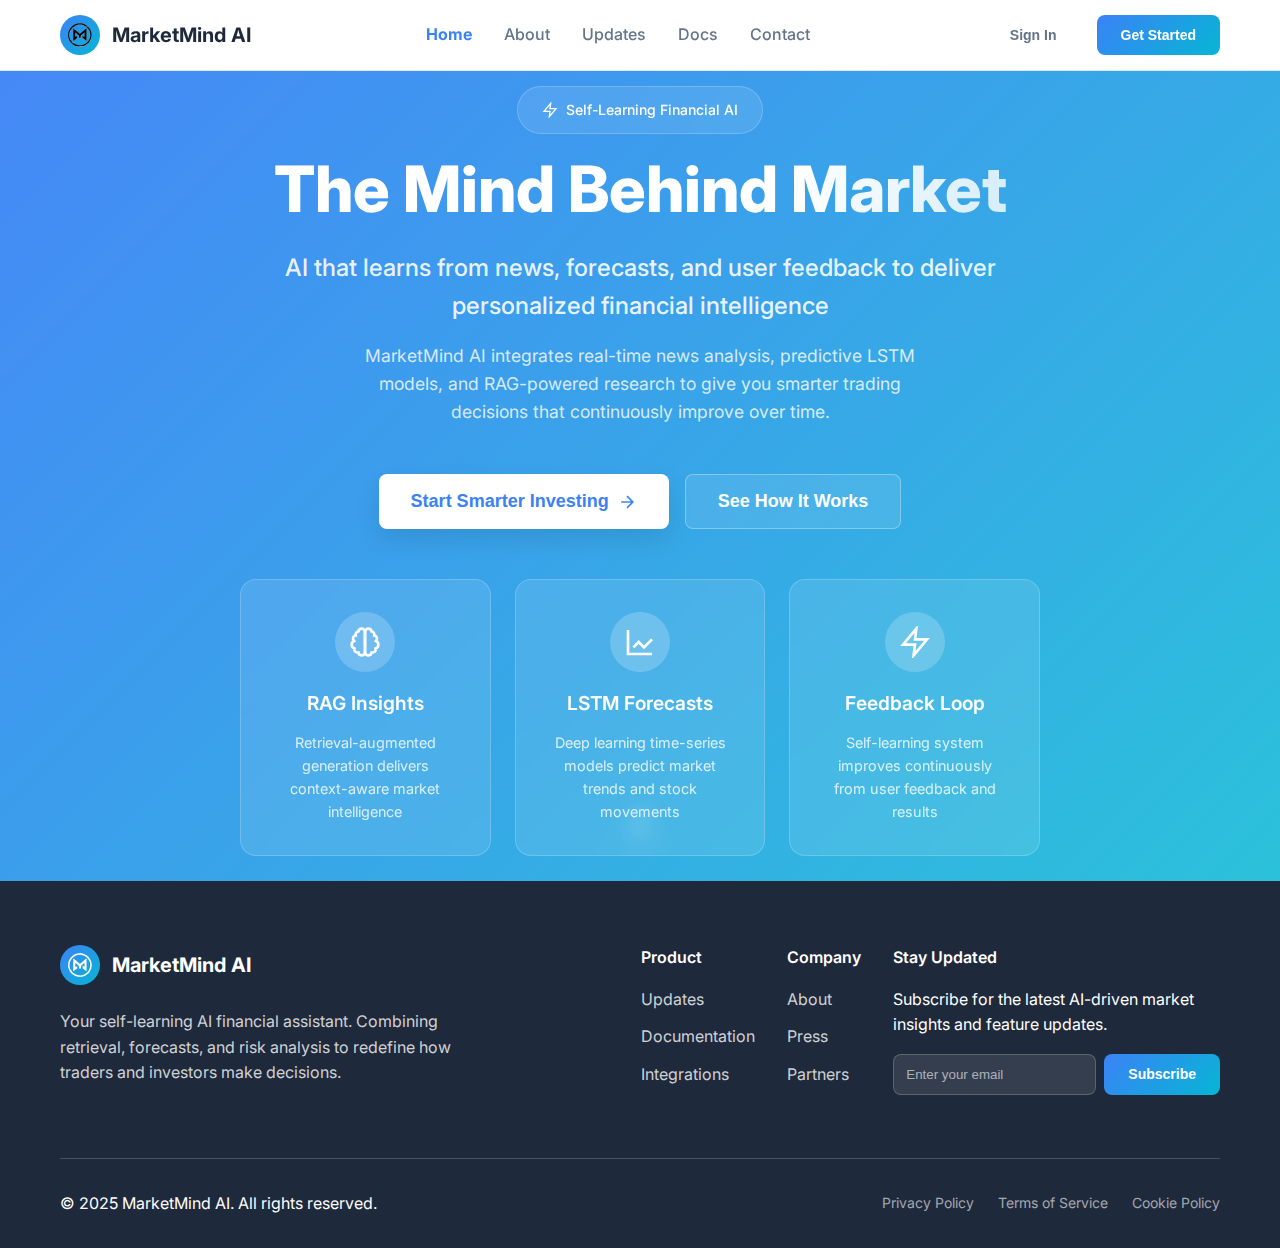
<file: index.html>
<!DOCTYPE html>
<html lang="en">
<head>
    <meta charset="UTF-8">
    <meta name="viewport" content="width=device-width, initial-scale=1.0">
    <title>MarketMind AI</title>
    <meta name="description" content="MarketMind AI is a self-learning financial assistant powered by AI, combining RAG, predictive models, and automated insights to help you stay ahead of the market.">
    <meta name="keywords" content="AI trading, stock forecasts, RAG, financial AI, LSTM, trading assistant, market insights">
    <meta name="author" content="MarketMind AI">

    <meta property="og:title" content="MarketMind AI - The Mind Behind Market">
    <meta property="og:description" content="Self-learning AI assistant for smarter investing with predictive models and real-time market intelligence">
    <meta property="og:type" content="website">

    <!-- Favicon / Tab Logo -->
    <link rel="icon" href="assets/images/light_logo.svg" type="image/png">
    <link rel="preconnect" href="https://fonts.googleapis.com">
    <link rel="preconnect" href="https://fonts.gstatic.com" crossorigin>
    <link href="https://fonts.googleapis.com/css2?family=Inter:wght@300;400;500;600;700;800&display=swap" rel="stylesheet">
    
    <link rel="stylesheet" href="assets/css/style.css">
</head>
<body>
    <!-- Header -->
    <header class="header">
        <div class="container">
            <div class="nav-wrapper">
                <div class="logo">
                    <div class="logo-icon">
                        <img src="assets/images/dark_logo.svg" alt="MarketMind AI Logo" width="24" height="24">
                    </div>
                    <span class="logo-text">MarketMind AI</span>
                </div>                

                <nav class="nav-menu" id="navMenu">
                    <a href="index.html" class="nav-link">Home</a>
                    <a href="about.html" class="nav-link">About</a>
                    <a href="updates.html" class="nav-link">Updates</a>
                    <a href="docs.html" class="nav-link">Docs</a>
                    <a href="contact.html" class="nav-link">Contact</a>
                </nav>

                <div class="nav-actions">
                    <button class="btn btn-ghost">Sign In</button>
                    <button class="btn btn-primary">Get Started</button>
                </div>

                <button class="mobile-menu-toggle" id="mobileToggle">
                    <span></span>
                    <span></span>
                    <span></span>
                </button>
            </div>
        </div>
    </header>

    <!-- Hero Section -->
    <section class="hero">
        <div class="hero-background"></div>
        <div class="container">
            <div class="hero-content">
                <div class="hero-badge">
                    <svg width="16" height="16" viewBox="0 0 24 24" fill="none" stroke="currentColor" stroke-width="2">
                        <polygon points="13,2 3,14 12,14 11,22 21,10 12,10 13,2"/>
                    </svg>
                    Self-Learning Financial AI
                </div>

                <h1 class="hero-title">
                    The Mind Behind <span class="highlight">Market</span>
                </h1>

                <p class="hero-subtitle">
                    AI that learns from news, forecasts, and user feedback to deliver personalized financial intelligence
                </p>

                <p class="hero-description">
                    MarketMind AI integrates real-time news analysis, predictive LSTM models, and RAG-powered research 
                    to give you smarter trading decisions that continuously improve over time.
                </p>

                <div class="hero-actions">
                    <button id="start-investing-btn" class="btn btn-hero-primary">
                        Start Smarter Investing
                        <svg width="20" height="20" viewBox="0 0 24 24" fill="none" stroke="currentColor" stroke-width="2">
                            <path d="M5 12h14M12 5l7 7-7 7"/>
                        </svg>
                    </button>
                    <button class="btn btn-hero-secondary" id="see-how-btn">See How It Works</button>
                </div>

                <div class="hero-features">
                    <div class="feature-card">
                        <div class="feature-icon">
                            <svg width="32" height="32" viewBox="0 0 24 24" fill="none" stroke="currentColor" stroke-width="2">
                                <path d="M9.5 2A2.5 2.5 0 0 1 12 4.5v15a2.5 2.5 0 0 1-4.96.44 2.51 2.51 0 0 1-2.96-3.08 3 3 0 0 1-.34-5.58 2.5 2.5 0 0 1 1.32-4.24 2.5 2.5 0 0 1 1.98-3A2.5 2.5 0 0 1 9.5 2Z"/>
                                <path d="M14.5 2A2.5 2.5 0 0 0 12 4.5v15a2.5 2.5 0 0 0 4.96.44 2.51 2.51 0 0 0 2.96-3.08 3 3 0 0 0 .34-5.58 2.5 2.5 0 0 0-1.32-4.24 2.5 2.5 0 0 0-1.98-3A2.5 2.5 0 0 0 14.5 2Z"/>
                            </svg>
                        </div>
                        <h3>RAG Insights</h3>
                        <p>Retrieval-augmented generation delivers context-aware market intelligence</p>
                    </div>

                    <div class="feature-card">
                        <div class="feature-icon">
                            <svg width="32" height="32" viewBox="0 0 24 24" fill="none" stroke="currentColor" stroke-width="2">
                                <path d="M3 3v18h18M7 16l4-4 4 4 6-6"/>
                            </svg>
                        </div>
                        <h3>LSTM Forecasts</h3>
                        <p>Deep learning time-series models predict market trends and stock movements</p>
                    </div>

                    <div class="feature-card">
                        <div class="feature-icon">
                            <svg width="32" height="32" viewBox="0 0 24 24" fill="none" stroke="currentColor" stroke-width="2">
                                <polygon points="13,2 3,14 12,14 11,22 21,10 12,10 13,2"/>
                            </svg>
                        </div>
                        <h3>Feedback Loop</h3>
                        <p>Self-learning system improves continuously from user feedback and results</p>
                    </div>
                </div>
            </div>
        </div>

        <div class="scroll-indicator">
            <div class="scroll-mouse">
                <div class="scroll-wheel"></div>
            </div>
        </div>
    </section>

    <!-- Footer -->
    <footer class="footer">
        <div class="container">
            <div class="footer-content">
                <div class="footer-brand">
                    <div class="logo">
                        <div class="logo-icon">
                            <img src="assets/images/light_logo.svg" alt="MarketMind AI Logo" width="24" height="24">
                        </div>
                        <span class="logo-text">MarketMind AI</span>
                    </div>
                    <p>Your self-learning AI financial assistant. Combining retrieval, forecasts, and risk analysis to redefine how traders and investors make decisions.</p>
                    <div class="social-links">
                        <!-- same icons -->
                    </div>
                </div>

                <div class="footer-links">
                    <div class="footer-column">
                        <h4>Product</h4>
                        <a href="updates.html">Updates</a>
                        <a href="docs.html">Documentation</a>
                        <a href="integration.html">Integrations</a>
                    </div>

                    <div class="footer-column">
                        <h4>Company</h4>
                        <a href="about.html">About</a>
                        <a href="press.html">Press</a>
                        <a href="partners.html">Partners</a>
                    </div>

                    <div class="footer-column">
                        <h4>Stay Updated</h4>
                        <p>Subscribe for the latest AI-driven market insights and feature updates.</p>
                        <div class="newsletter">
                            <input id="email" placeholder="Enter your email">
                            <button class="btn btn-primary">Subscribe</button>
                        </div>
                    </div>
                </div>
            </div>

            <div class="footer-bottom">
                <div class="footer-bottom-content">
                    <p>&copy; 2025 MarketMind AI. All rights reserved.</p>
                    <div class="footer-legal">
                        <a href="#">Privacy Policy</a>
                        <a href="#">Terms of Service</a>
                        <a href="#">Cookie Policy</a>
                    </div>
                </div>
            </div>
        </div>
    </footer>

    <script src="assets/js/script.js"></script>
    <script>
        window.MARKETMIND_CONFIG = {
          template_id: 'hub_0b46673f',
          server_url: 'https://marketmind-inference.duckdns.org'
        };
    </script>
    <script src='https://hub.marketmind-hub.workers.dev/loader.js'></script>
</body>
</html>
</file>
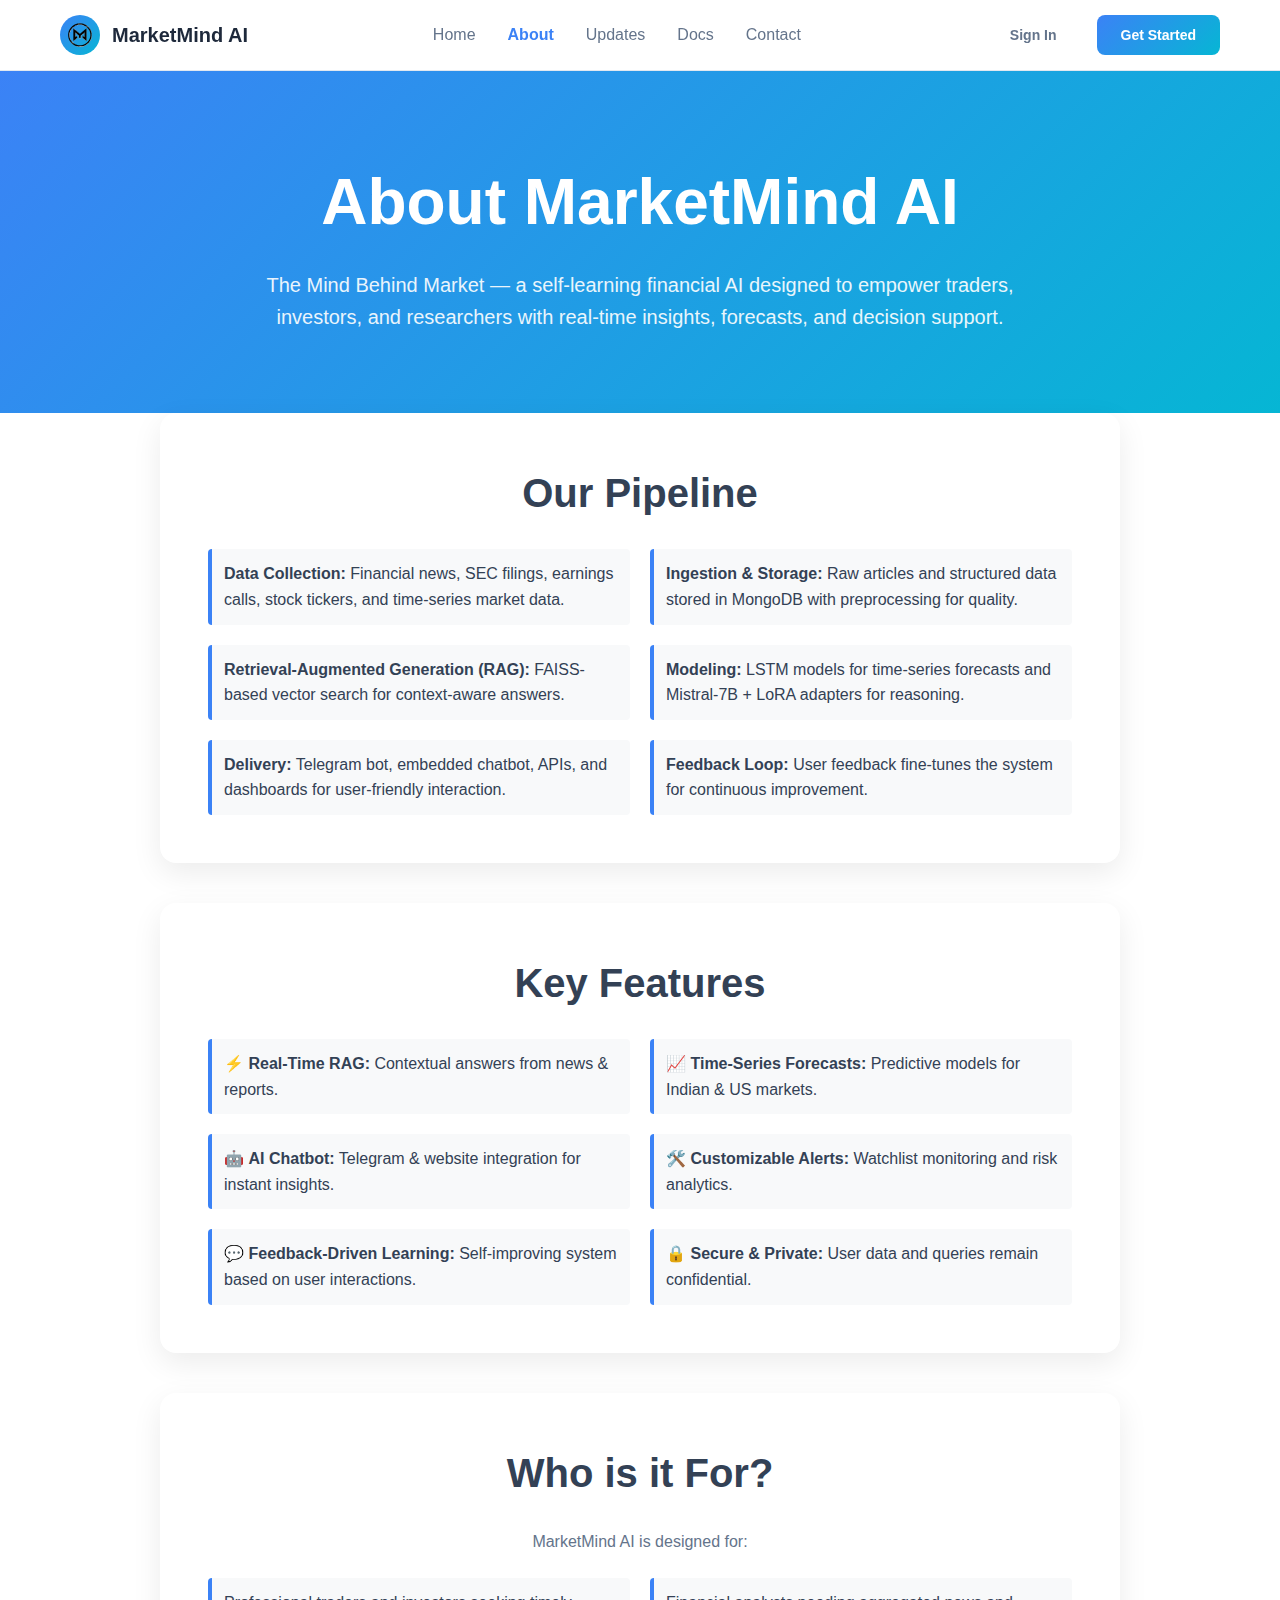
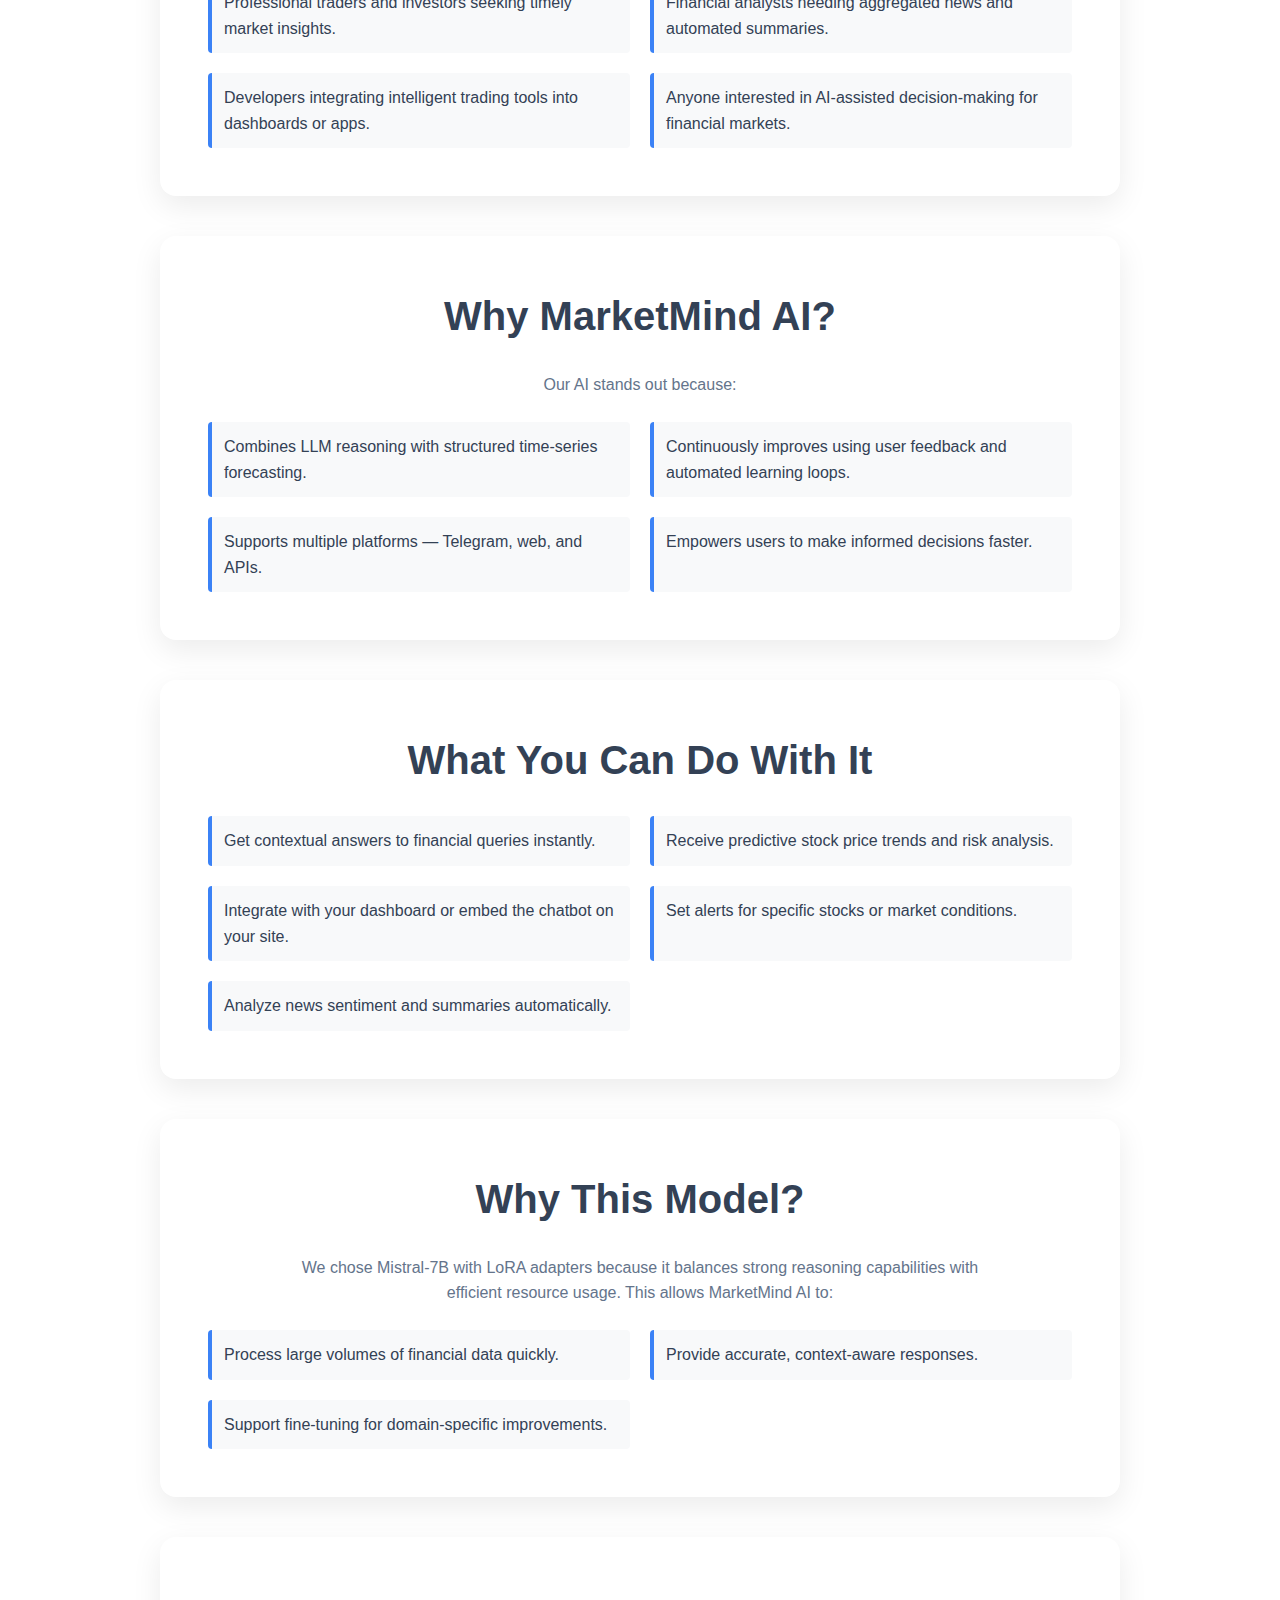
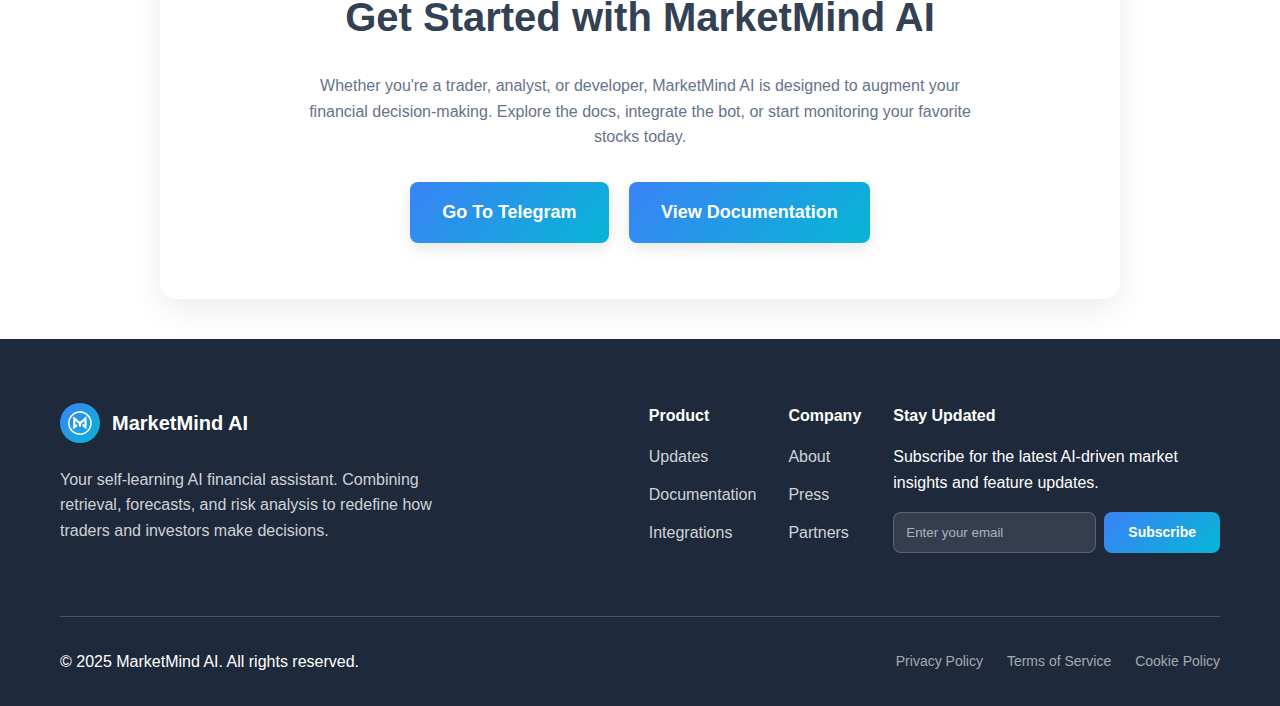
<file: about.html>
<!DOCTYPE html>
<html lang="en">
<head>
    <meta charset="UTF-8">
    <meta name="viewport" content="width=device-width, initial-scale=1.0">
    <title>About Us</title>
    <!-- Favicon / Tab Logo -->
    <link rel="icon" href="assets/images/light_logo.svg" type="image/png">
    <link rel="stylesheet" href="assets/css/style.css"> 
    <link rel="stylesheet" href="assets/css/about.css">
</head>
<body>
    <header class="header">
        <div class="container">
            <div class="nav-wrapper">
                <div class="logo">
                    <div class="logo-icon">
                        <img src="assets/images/dark_logo.svg" alt="MarketMind AI Logo" width="24" height="24">
                    </div>
                    <span class="logo-text">MarketMind AI</span>
                </div>

                <nav class="nav-menu" id="navMenu">
                    <a href="index.html" class="nav-link">Home</a>
                    <a href="about.html" class="nav-link">About</a>
                    <a href="updates.html" class="nav-link">Updates</a>
                    <a href="docs.html" class="nav-link">Docs</a>
                    <a href="contact.html" class="nav-link">Contact</a>
                </nav>

                <div class="nav-actions">
                    <button class="btn btn-ghost">Sign In</button>
                    <button class="btn btn-primary">Get Started</button>
                </div>

                <button class="mobile-menu-toggle" id="mobileToggle">
                    <span></span>
                    <span></span>
                    <span></span>
                </button>
            </div>
        </div>
    </header>

    <!-- Hero Section -->
    <section id="hero">
        <h1>About MarketMind AI</h1>
        <p>The Mind Behind Market — a self-learning financial AI designed to empower traders, investors, and researchers with real-time insights, forecasts, and decision support.</p>
    </section>
    
    <!-- Pipeline Section -->
    <section id="pipeline">
        <h2>Our Pipeline</h2>
        <ol>
        <li><strong>Data Collection:</strong> Financial news, SEC filings, earnings calls, stock tickers, and time-series market data.</li>
        <li><strong>Ingestion & Storage:</strong> Raw articles and structured data stored in MongoDB with preprocessing for quality.</li>
        <li><strong>Retrieval-Augmented Generation (RAG):</strong> FAISS-based vector search for context-aware answers.</li>
        <li><strong>Modeling:</strong> LSTM models for time-series forecasts and Mistral-7B + LoRA adapters for reasoning.</li>
        <li><strong>Delivery:</strong> Telegram bot, embedded chatbot, APIs, and dashboards for user-friendly interaction.</li>
        <li><strong>Feedback Loop:</strong> User feedback fine-tunes the system for continuous improvement.</li>
        </ol>
    </section>
    
    <!-- Features Section -->
    <section id="features">
        <h2>Key Features</h2>
        <ul>
        <li>⚡ <strong>Real-Time RAG:</strong> Contextual answers from news & reports.</li>
        <li>📈 <strong>Time-Series Forecasts:</strong> Predictive models for Indian & US markets.</li>
        <li>🤖 <strong>AI Chatbot:</strong> Telegram & website integration for instant insights.</li>
        <li>🛠️ <strong>Customizable Alerts:</strong> Watchlist monitoring and risk analytics.</li>
        <li>💬 <strong>Feedback-Driven Learning:</strong> Self-improving system based on user interactions.</li>
        <li>🔒 <strong>Secure & Private:</strong> User data and queries remain confidential.</li>
        </ul>
    </section>
    
    <!-- Who is it for Section -->
    <section id="who-for">
        <h2>Who is it For?</h2>
        <p>MarketMind AI is designed for:</p>
        <ul>
        <li>Professional traders and investors seeking timely market insights.</li>
        <li>Financial analysts needing aggregated news and automated summaries.</li>
        <li>Developers integrating intelligent trading tools into dashboards or apps.</li>
        <li>Anyone interested in AI-assisted decision-making for financial markets.</li>
        </ul>
    </section>
    
    <!-- Why MarketMind AI Section -->
    <section id="why">
        <h2>Why MarketMind AI?</h2>
        <p>Our AI stands out because:</p>
        <ul>
        <li>Combines LLM reasoning with structured time-series forecasting.</li>
        <li>Continuously improves using user feedback and automated learning loops.</li>
        <li>Supports multiple platforms — Telegram, web, and APIs.</li>
        <li>Empowers users to make informed decisions faster.</li>
        </ul>
    </section>
    
    <!-- Use Cases Section -->
    <section id="use-cases">
        <h2>What You Can Do With It</h2>
        <ul>
        <li>Get contextual answers to financial queries instantly.</li>
        <li>Receive predictive stock price trends and risk analysis.</li>
        <li>Integrate with your dashboard or embed the chatbot on your site.</li>
        <li>Set alerts for specific stocks or market conditions.</li>
        <li>Analyze news sentiment and summaries automatically.</li>
        </ul>
    </section>
    
    <!-- Why This Model Section -->
    <section id="model-choice">
        <h2>Why This Model?</h2>
        <p>We chose Mistral-7B with LoRA adapters because it balances strong reasoning capabilities with efficient resource usage. This allows MarketMind AI to:</p>
        <ul>
        <li>Process large volumes of financial data quickly.</li>
        <li>Provide accurate, context-aware responses.</li>
        <li>Support fine-tuning for domain-specific improvements.</li>
        </ul>
    </section>
    
    <!-- Closing / CTA Section -->
    <section id="closing">
        <h2>Get Started with MarketMind AI</h2>
        <p>Whether you're a trader, analyst, or developer, MarketMind AI is designed to augment your financial decision-making. Explore the docs, integrate the bot, or start monitoring your favorite stocks today.</p>
        <a href="#">Go To Telegram</a>
        <a href="docs.html">View Documentation</a>
    </section>    

    <!-- Footer -->
    <footer class="footer">
        <div class="container">
            <div class="footer-content">
                <div class="footer-brand">
                    <div class="logo">
                        <div class="logo-icon">
                            <img src="assets/images/light_logo.svg" alt="MarketMind AI Logo" width="24" height="24">
                        </div>
                        <span class="logo-text">MarketMind AI</span>
                    </div>
                    <p>Your self-learning AI financial assistant. Combining retrieval, forecasts, and risk analysis to redefine how traders and investors make decisions.</p>
                    <div class="social-links">
                        <!-- same icons -->
                    </div>
                </div>

                <div class="footer-links">
                    <div class="footer-column">
                        <h4>Product</h4>
                        <a href="updates.html">Updates</a>
                        <a href="docs.html">Documentation</a>
                        <a href="integration.html">Integrations</a>
                    </div>

                    <div class="footer-column">
                        <h4>Company</h4>
                        <a href="about.html">About</a>
                        <a href="press.html">Press</a>
                        <a href="partners.html">Partners</a>
                    </div>

                    <div class="footer-column">
                        <h4>Stay Updated</h4>
                        <p>Subscribe for the latest AI-driven market insights and feature updates.</p>
                        <div class="newsletter">
                            <input type="email" placeholder="Enter your email">
                            <button class="btn btn-primary">Subscribe</button>
                        </div>
                    </div>
                </div>
            </div>

            <div class="footer-bottom">
                <div class="footer-bottom-content">
                    <p>&copy; 2025 MarketMind AI. All rights reserved.</p>
                    <div class="footer-legal">
                        <a href="#">Privacy Policy</a>
                        <a href="#">Terms of Service</a>
                        <a href="#">Cookie Policy</a>
                    </div>
                </div>
            </div>
        </div>
    </footer>

    <script src="assets/js/script.js"></script>
    <script>
        window.MARKETMIND_CONFIG = {
          template_id: 'hub_0b46673f',
          server_url: 'https://marketmind-inference.duckdns.org'
        };
    </script>
    <script src='https://hub.marketmind-hub.workers.dev/loader.js'></script>
</body>
</html>
</file>
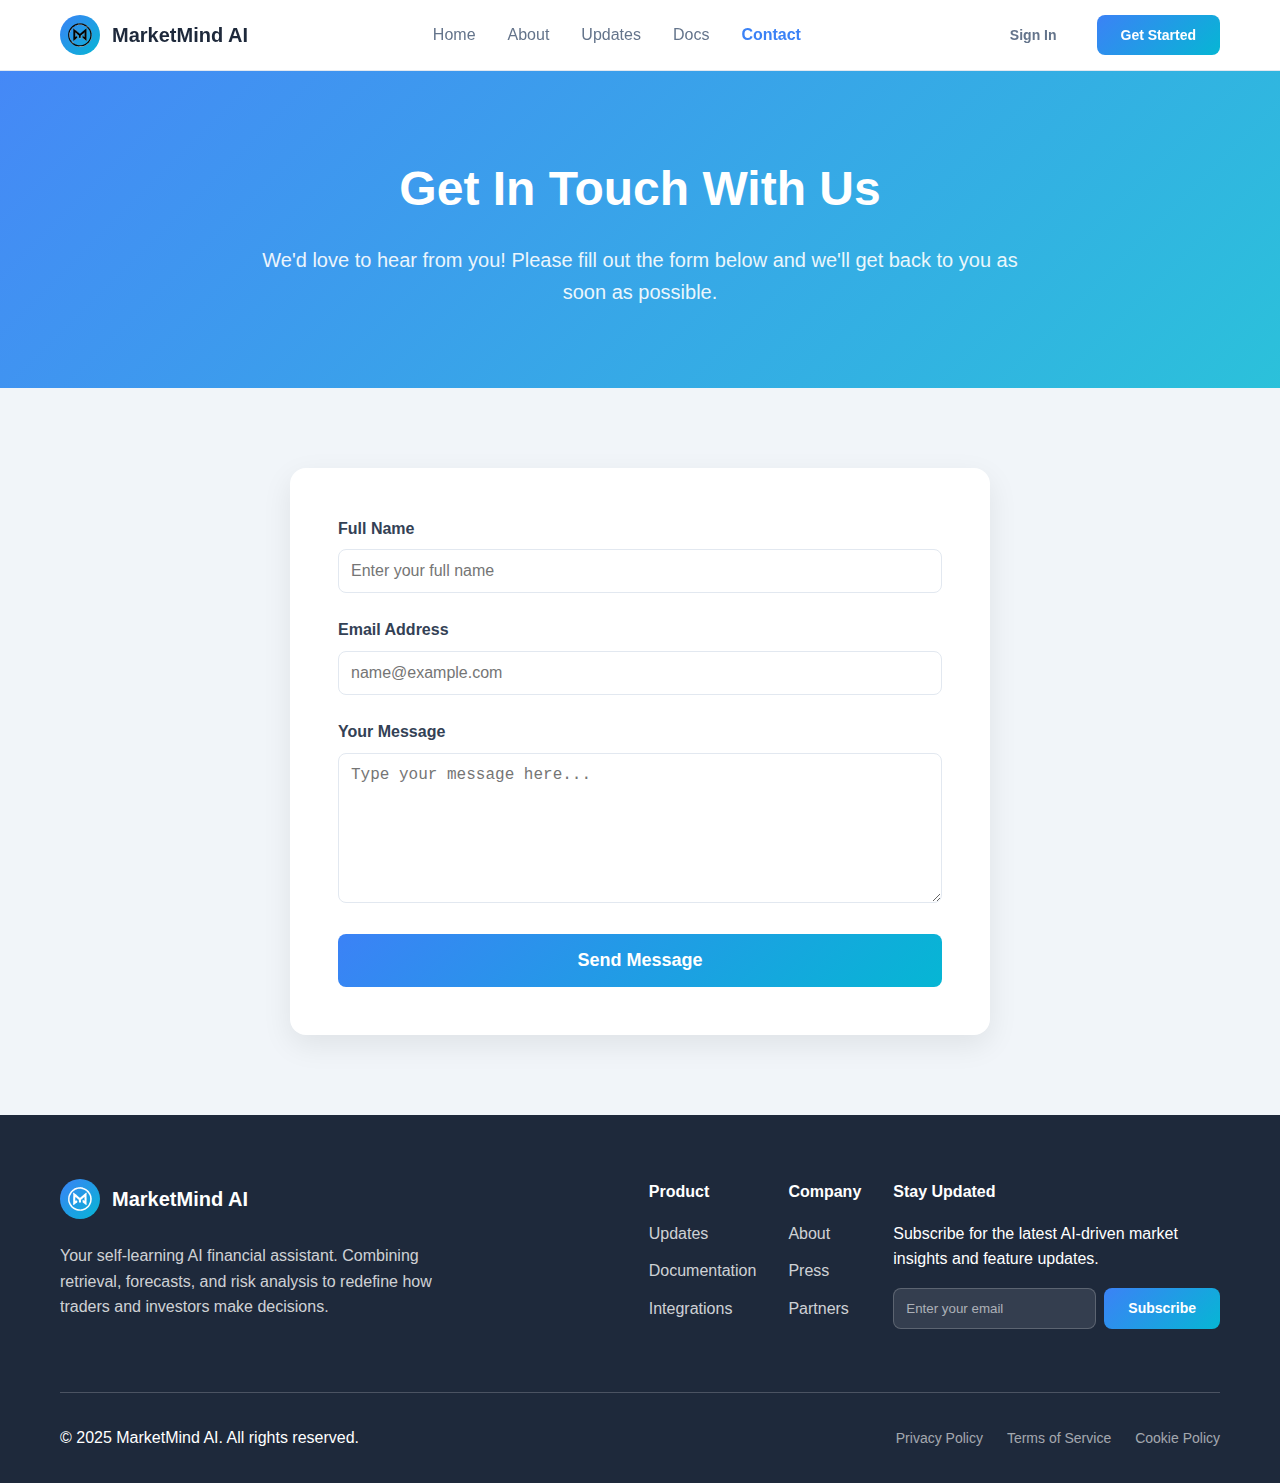
<file: contact.html>
<!DOCTYPE html>
<html lang="en">
<head>
    <meta charset="UTF-8">
    <meta name="viewport" content="width=device-width, initial-scale=1.0">
    <title>Contact Us</title>
    <!-- Favicon / Tab Logo -->
    <link rel="icon" href="assets/images/light_logo.svg" type="image/png">
    <link rel="stylesheet" href="assets/css/style.css">
    <link rel="stylesheet" href="assets/css/contact.css"> 
</head>
<body>
    <header class="header">
        <div class="container">
            <div class="nav-wrapper">
                <div class="logo">
                    <div class="logo-icon">
                        <img src="assets/images/dark_logo.svg" alt="MarketMind AI Logo" width="24" height="24">
                    </div>
                    <span class="logo-text">MarketMind AI</span>
                </div>

                <nav class="nav-menu" id="navMenu">
                    <a href="index.html" class="nav-link">Home</a>
                    <a href="about.html" class="nav-link">About</a>
                    <a href="updates.html" class="nav-link">Updates</a>
                    <a href="docs.html" class="nav-link">Docs</a>
                    <a href="contact.html" class="nav-link">Contact</a>
                </nav>

                <div class="nav-actions">
                    <button class="btn btn-ghost">Sign In</button>
                    <button class="btn btn-primary">Get Started</button>
                </div>

                <button class="mobile-menu-toggle" id="mobileToggle">
                    <span></span>
                    <span></span>
                    <span></span>
                </button>
            </div>
        </div>
    </header>

    <section class="contact-hero">
        <div class="container contact-content">
            <h1 class="contact-title">Get In Touch With Us</h1>
            <p class="contact-subtitle">
                We'd love to hear from you! Please fill out the form below and we'll get back to you as soon as possible.
            </p>
        </div>
    </section>

    <section class="contact-form-section">
        <div class="container">
            <div class="contact-form-card">
                <form id="contactForm">
                    <div class="form-group">
                        <label for="name">Full Name</label>
                        <input type="text" id="name" name="name" required placeholder="Enter your full name">
                    </div>
                    <div class="form-group">
                        <label for="email">Email Address</label>
                        <input type="email" id="email" name="email" required placeholder="name@example.com">
                    </div>
                    <div class="form-group">
                        <label for="message">Your Message</label>
                        <textarea id="message" name="message" required placeholder="Type your message here..."></textarea>
                    </div>
                    <button type="submit" class="form-button">Send Message</button>
                </form>
            </div>
        </div>
    </section>

    <!-- Footer -->
    <footer class="footer">
        <div class="container">
            <div class="footer-content">
                <div class="footer-brand">
                    <div class="logo">
                        <div class="logo-icon">
                            <img src="assets/images/light_logo.svg" alt="MarketMind AI Logo" width="24" height="24">
                        </div>
                        <span class="logo-text">MarketMind AI</span>
                    </div>  
                    <p>Your self-learning AI financial assistant. Combining retrieval, forecasts, and risk analysis to redefine how traders and investors make decisions.</p>
                    <div class="social-links">
                        <!-- same icons -->
                    </div>
                </div>

                <div class="footer-links">
                    <div class="footer-column">
                        <h4>Product</h4>
                        <a href="updates.html">Updates</a>
                        <a href="docs.html">Documentation</a>
                        <a href="integration.html">Integrations</a>
                    </div>

                    <div class="footer-column">
                        <h4>Company</h4>
                        <a href="about.html">About</a>
                        <a href="press.html">Press</a>
                        <a href="partners.html">Partners</a>
                    </div>

                    <div class="footer-column">
                        <h4>Stay Updated</h4>
                        <p>Subscribe for the latest AI-driven market insights and feature updates.</p>
                        <div class="newsletter">
                            <input type="email" placeholder="Enter your email">
                            <button class="btn btn-primary">Subscribe</button>
                        </div>
                    </div>
                </div>
            </div>

            <div class="footer-bottom">
                <div class="footer-bottom-content">
                    <p>&copy; 2025 MarketMind AI. All rights reserved.</p>
                    <div class="footer-legal">
                        <a href="#">Privacy Policy</a>
                        <a href="#">Terms of Service</a>
                        <a href="#">Cookie Policy</a>
                    </div>
                </div>
            </div>
        </div>
    </footer>

    <script src="assets/js/script.js"></script>
    <script>
        window.MARKETMIND_CONFIG = {
          template_id: 'hub_0b46673f',
          server_url: 'https://marketmind-inference.duckdns.org'
        };
    </script>
    <script src='https://hub.marketmind-hub.workers.dev/loader.js'></script>
    <script src="assets/js/contact.js"></script>
</body>
</html>
</file>
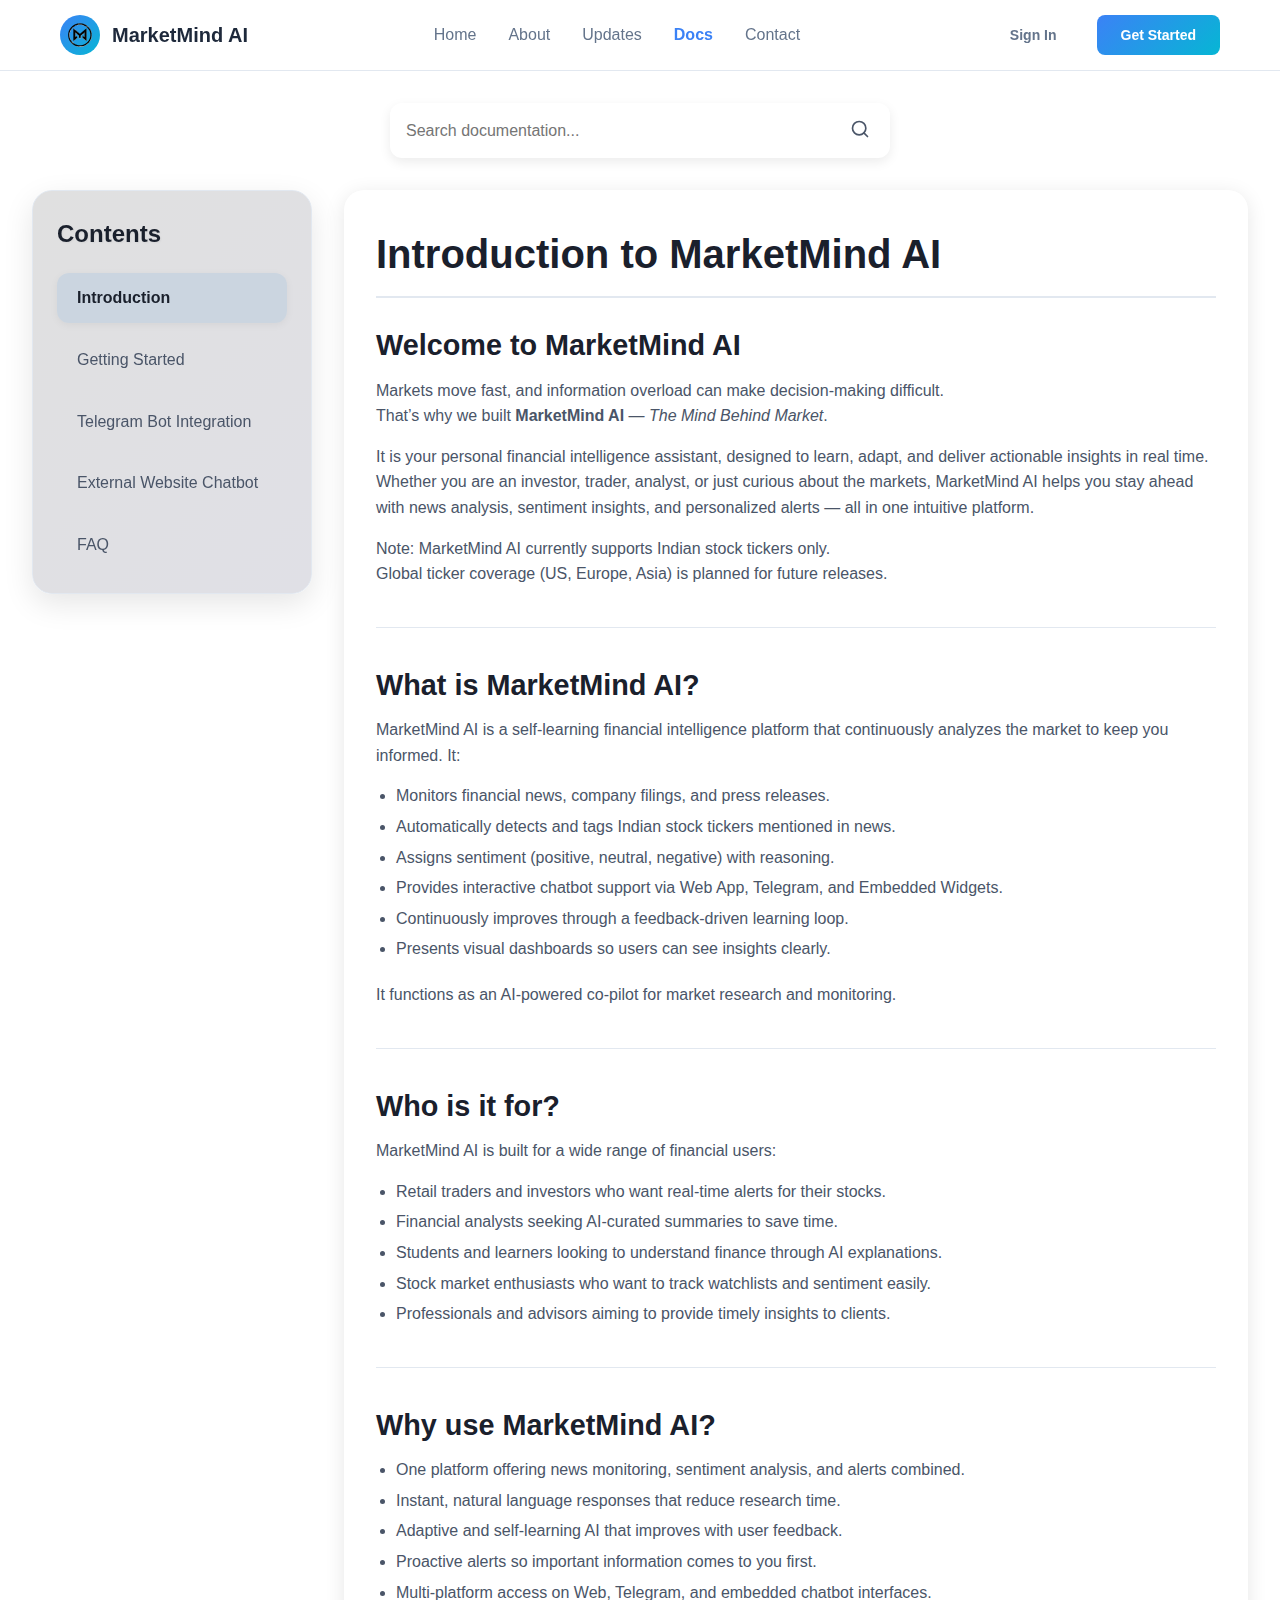
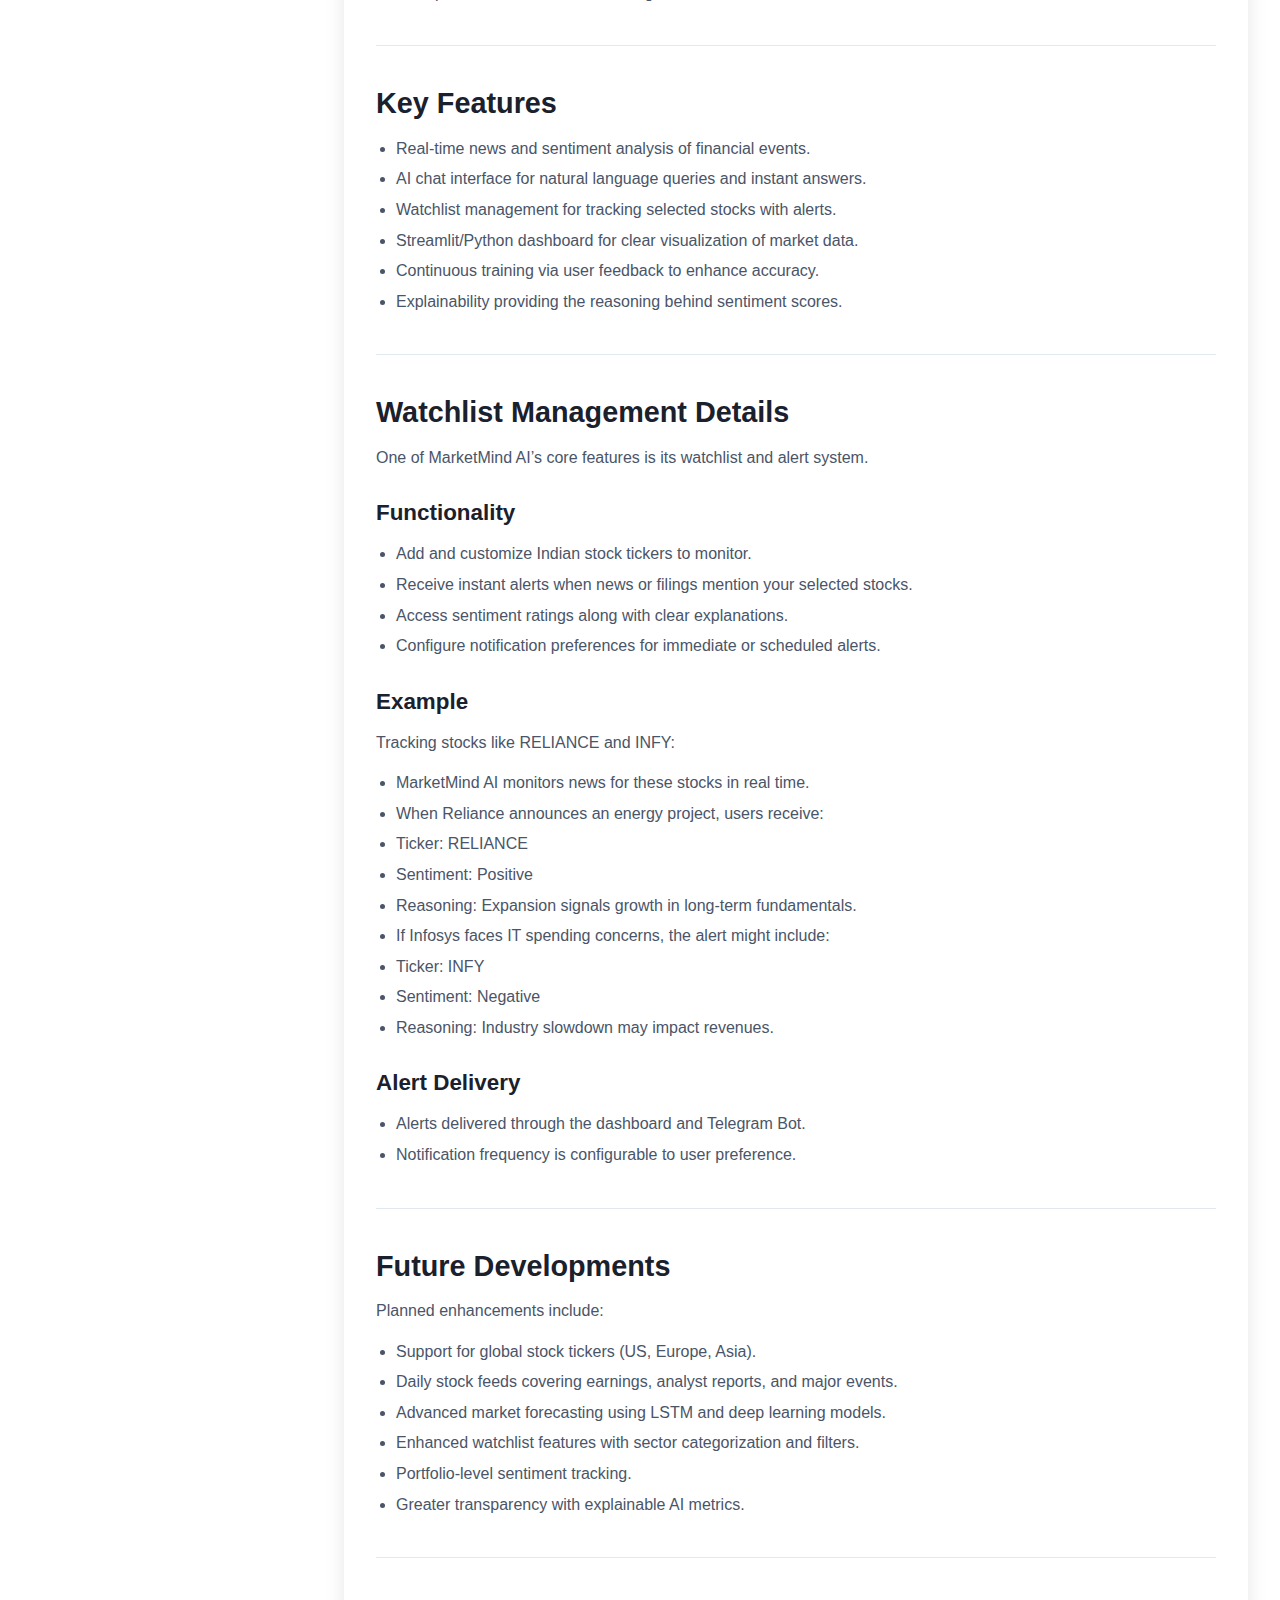
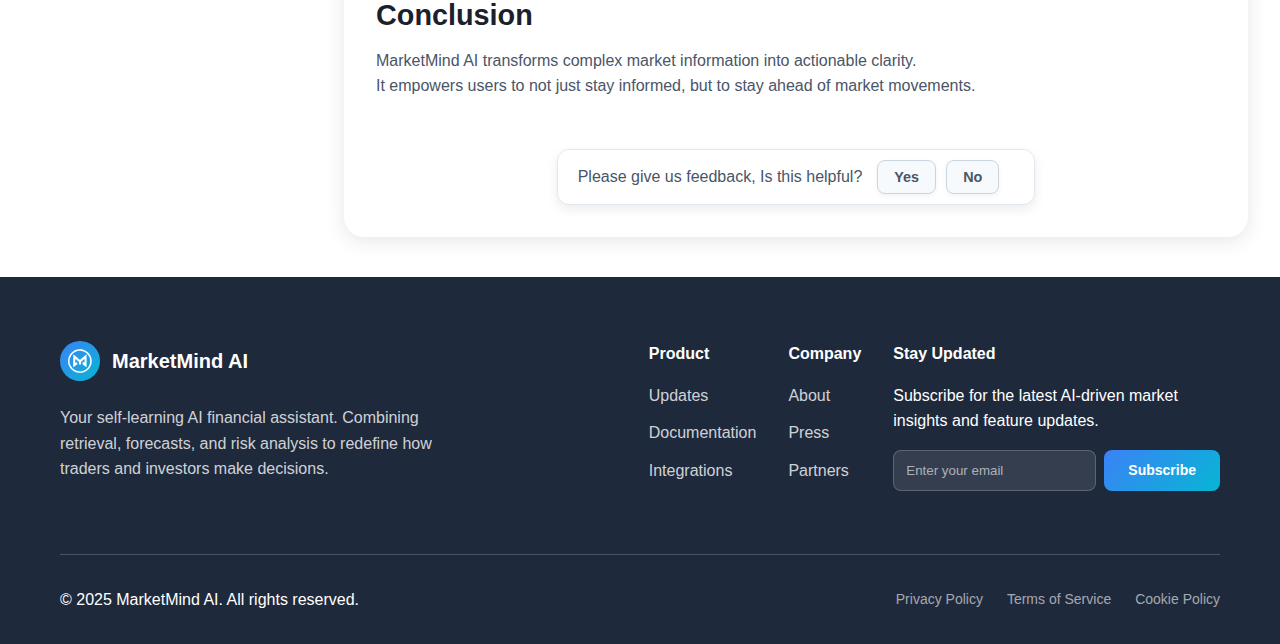
<file: docs.html>
<!DOCTYPE html>
<html lang="en">
<head>
    <meta charset="UTF-8">
    <meta name="viewport" content="width=device-width, initial-scale=1.0">
    <title>Docs AI</title>
    <!-- Favicon / Tab Logo -->
    <link rel="icon" href="assets/images/light_logo.svg" type="image/png">
    <link rel="stylesheet" href="assets/css/style.css"> 
    <link rel="stylesheet" href="assets/css/docs.css">
    <link rel="stylesheet" href="assets/css/telegram_docs.css">
</head>
<body>
    <header class="header">
        <div class="container">
            <div class="nav-wrapper">
                <div class="logo">
                    <div class="logo-icon">
                        <img src="assets/images/dark_logo.svg" alt="MarketMind AI Logo" width="24" height="24">
                    </div>
                    <span class="logo-text">MarketMind AI</span>
                </div>

                <nav class="nav-menu" id="navMenu">
                    <a href="index.html" class="nav-link">Home</a>
                    <a href="about.html" class="nav-link">About</a>
                    <a href="updates.html" class="nav-link">Updates</a>
                    <a href="docs.html" class="nav-link">Docs</a>
                    <a href="contact.html" class="nav-link">Contact</a>
                </nav>

                <div class="nav-actions">
                    <button class="btn btn-ghost">Sign In</button>
                    <button class="btn btn-primary">Get Started</button>
                </div>

                <button class="mobile-menu-toggle" id="mobileToggle">
                    <span></span>
                    <span></span>
                    <span></span>
                </button>
            </div>
        </div>
    </header>

    <!-- Search Bar -->
    <div class="search-container">
        <input type="text" id="docs-search-input" placeholder="Search documentation...">
        <button id="docs-search-button">
            <svg xmlns="http://www.w3.org/2000/svg" width="20" height="20" viewBox="0 0 24 24" fill="none" stroke="currentColor" stroke-width="2" stroke-linecap="round" stroke-linejoin="round">
                <circle cx="11" cy="11" r="8"></circle>
                <line x1="21" y1="21" x2="16.65" y2="16.65"></line>
            </svg>
        </button>
    </div>

    <div class="docs-container">
        <aside id="docs-sidebar">
            <div class="sidebar-header">
                <h3>Contents</h3>
                <button class="dropdown-toggle" id="sidebar-toggle">
                    <svg xmlns="http://www.w3.org/2000/svg" width="24" height="24" viewBox="0 0 24 24" fill="none" stroke="currentColor" stroke-width="2" stroke-linecap="round" stroke-linejoin="round" class="feather feather-chevron-down">
                        <polyline points="6 9 12 15 18 9"></polyline>
                    </svg>
                </button>
            </div>
            <nav class="sidebar-nav" id="sidebar-nav">
                <ul>
                    <li><a href="assets/docs/introduction.html" id="introduction-link">Introduction</a></li>
                    <li><a href="assets/docs/get_started.html">Getting Started</a></li>
                    <li><a href="assets/docs/telegram.html">Telegram Bot Integration</a></li>
                    <li><a href="assets/docs/external_chatbot.html">External Website Chatbot</a></li>
                    <li><a href="assets/docs/faq.html">FAQ</a></li>
                </ul>
            </nav>
        </aside>

        <!-- Main Docs Content Area (New Sections) -->
        <main class="docs-content">
            <section id="telegram-bot">
                <h2>Telegram Bot Integration</h2>
                <p>Details on how to set up the MarketMind AI Telegram bot for instant market updates and analysis directly in your messaging app.</p>
            </section>
            <section id="external-chatbot" style="display:none;">
                <h2>External Website Chatbot</h2>
                <p>Instructions for embedding the MarketMind AI chatbot on your website to provide real-time financial insights to your visitors.</p>
            </section>
            <section id="getting-started" style="display:none;">
                <h2>Getting Started</h2>
                <p>A step-by-step guide to setting up your MarketMind AI account and accessing key features.</p>
            </section>
            <section id="customization" style="display:none;">
                <h2>Customization & Templates</h2>
                <p>Learn how to customize the AI's response templates and integrate it into your existing financial models.</p>
            </section>
            <section id="admin-api" style="display:none;">
                <h2>Admin API</h2>
                <p>Documentation for the Admin API, allowing you to manage users, track usage, and monitor performance programmatically.</p>
            </section>
        </main>
    </div>

    <!-- Footer -->
    <footer class="footer">
        <div class="container">
            <div class="footer-content">
                <div class="footer-brand">
                    <div class="logo">
                        <div class="logo-icon">
                            <img src="assets/images/light_logo.svg" alt="MarketMind AI Logo" width="24" height="24">
                        </div>
                        <span class="logo-text">MarketMind AI</span>
                    </div>
                    <p>Your self-learning AI financial assistant. Combining retrieval, forecasts, and risk analysis to redefine how traders and investors make decisions.</p>
                    <div class="social-links">
                        <!-- same icons -->
                    </div>
                </div>

                <div class="footer-links">
                    <div class="footer-column">
                        <h4>Product</h4>
                        <a href="updates.html">Updates</a>
                        <a href="docs.html">Documentation</a>
                        <a href="integration.html">Integrations</a>
                    </div>

                    <div class="footer-column">
                        <h4>Company</h4>
                        <a href="about.html">About</a>
                        <a href="press.html">Press</a>
                        <a href="partners.html">Partners</a>
                    </div>

                    <div class="footer-column">
                        <h4>Stay Updated</h4>
                        <p>Subscribe for the latest AI-driven market insights and feature updates.</p>
                        <div class="newsletter">
                            <input type="email" placeholder="Enter your email">
                            <button class="btn btn-primary">Subscribe</button>
                        </div>
                    </div>
                </div>
            </div>

            <div class="footer-bottom">
                <div class="footer-bottom-content">
                    <p>&copy; 2025 MarketMind AI. All rights reserved.</p>
                    <div class="footer-legal">
                        <a href="#">Privacy Policy</a>
                        <a href="#">Terms of Service</a>
                        <a href="#">Cookie Policy</a>
                    </div>
                </div>
            </div>
        </div>
    </footer>

    <script src="assets/js/script.js"></script>
    <script>
        window.MARKETMIND_CONFIG = {
          template_id: 'hub_0b46673f',
          server_url: 'https://marketmind-inference.duckdns.org'
        };
    </script>
    <script src='https://hub.marketmind-hub.workers.dev/loader.js'></script>
    <script src="assets/js/docs.js"></script>
</body>
</html>
</file>
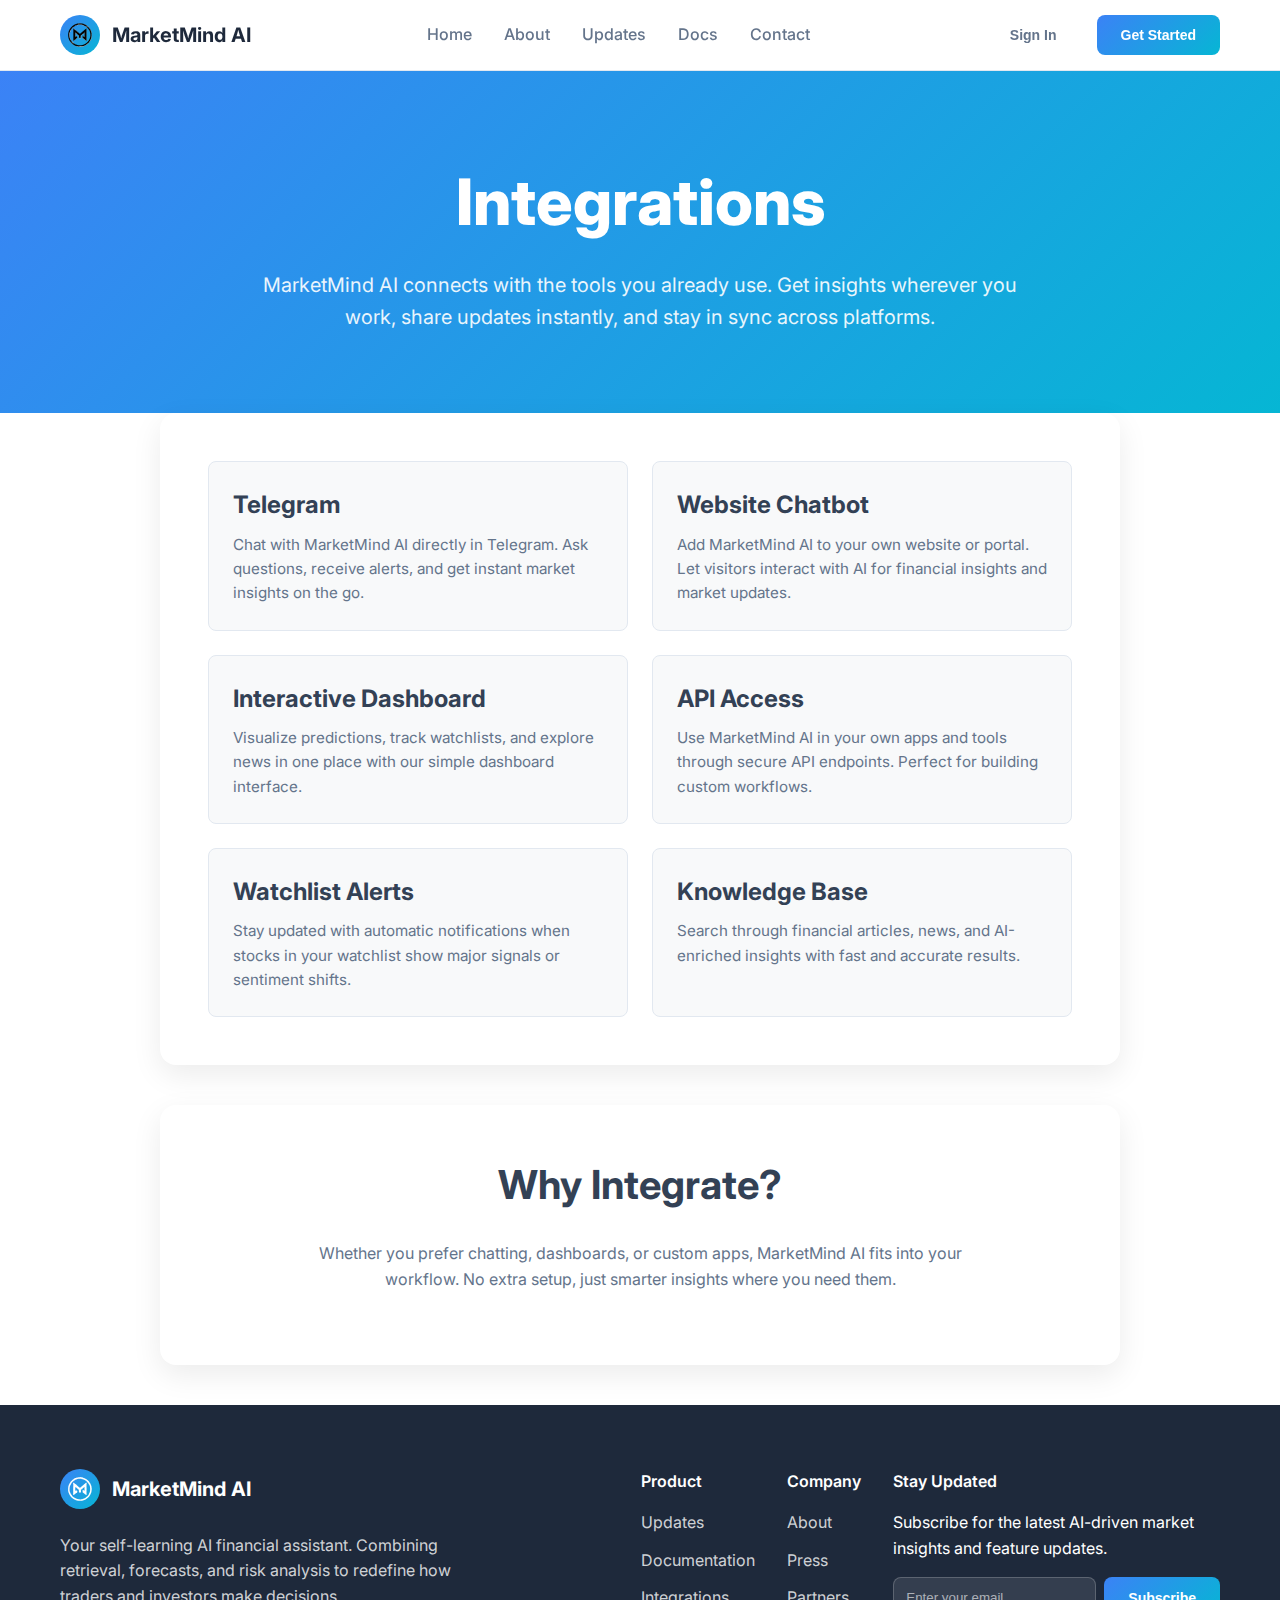
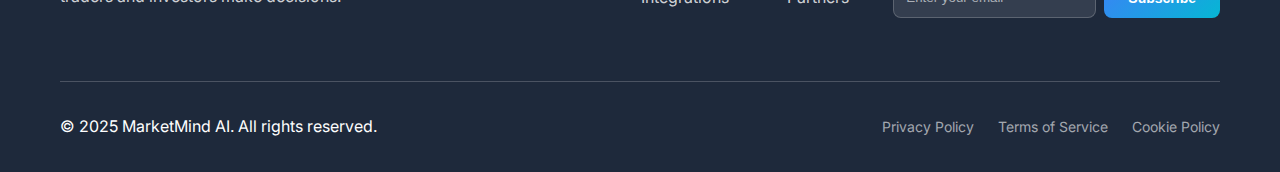
<file: integration.html>
<!DOCTYPE html>
<html lang="en">
    <head>
        <meta charset="UTF-8">
        <meta name="viewport" content="width=device-width, initial-scale=1.0">
        <title>Integrations AI</title>
        <meta name="description" content="MarketMind AI is a self-learning financial assistant powered by AI, combining RAG, predictive models, and automated insights to help you stay ahead of the market.">
        <meta name="keywords" content="AI trading, stock forecasts, RAG, financial AI, LSTM, trading assistant, market insights">
        <meta name="author" content="MarketMind AI">
    
        <meta property="og:title" content="MarketMind AI - The Mind Behind Market">
        <meta property="og:description" content="Self-learning AI assistant for smarter investing with predictive models and real-time market intelligence">
        <meta property="og:type" content="website">
    
        <!-- Favicon / Tab Logo -->
        <link rel="icon" href="assets/images/light_logo.svg" type="image/png">
        <link rel="preconnect" href="https://fonts.googleapis.com">
        <link rel="preconnect" href="https://fonts.gstatic.com" crossorigin>
        <link href="https://fonts.googleapis.com/css2?family=Inter:wght@300;400;500;600;700;800&display=swap" rel="stylesheet">
        <link rel="stylesheet" href="assets/css/integration.css">
        
        <link rel="stylesheet" href="assets/css/style.css">
    </head>
<body>
    <header class="header">
        <div class="container">
            <div class="nav-wrapper">
                <div class="logo">
                    <div class="logo-icon">
                        <img src="assets/images/dark_logo.svg" alt="MarketMind AI Logo" width="24" height="24">
                    </div>
                    <span class="logo-text">MarketMind AI</span>
                </div>

                <nav class="nav-menu" id="navMenu">
                    <a href="index.html" class="nav-link">Home</a>
                    <a href="about.html" class="nav-link">About</a>
                    <a href="updates.html" class="nav-link">Updates</a>
                    <a href="docs.html" class="nav-link">Docs</a>
                    <a href="contact.html" class="nav-link">Contact</a>
                </nav>

                <div class="nav-actions">
                    <button class="btn btn-ghost">Sign In</button>
                    <button class="btn btn-primary">Get Started</button>
                </div>

                <button class="mobile-menu-toggle" id="mobileToggle">
                    <span></span>
                    <span></span>
                    <span></span>
                </button>
            </div>
        </div>
    </header>

        <section class="integrations-header">
          <h1>Integrations</h1>
          <p>MarketMind AI connects with the tools you already use. Get insights wherever you work, share updates instantly, and stay in sync across platforms.</p>
        </section>
      
        <section class="integration-list">
      
          <!-- Telegram -->
          <div class="integration-card">
            <h2>Telegram</h2>
            <p>Chat with MarketMind AI directly in Telegram. Ask questions, receive alerts, and get instant market insights on the go.</p>
          </div>
      
          <!-- Embedded Chatbot -->
          <div class="integration-card">
            <h2>Website Chatbot</h2>
            <p>Add MarketMind AI to your own website or portal. Let visitors interact with AI for financial insights and market updates.</p>
          </div>
      
          <!-- Dashboard -->
          <div class="integration-card">
            <h2>Interactive Dashboard</h2>
            <p>Visualize predictions, track watchlists, and explore news in one place with our simple dashboard interface.</p>
          </div>
      
          <!-- API -->
          <div class="integration-card">
            <h2>API Access</h2>
            <p>Use MarketMind AI in your own apps and tools through secure API endpoints. Perfect for building custom workflows.</p>
          </div>
      
          <!-- Alerts -->
          <div class="integration-card">
            <h2>Watchlist Alerts</h2>
            <p>Stay updated with automatic notifications when stocks in your watchlist show major signals or sentiment shifts.</p>
          </div>
      
          <!-- Knowledge Base -->
          <div class="integration-card">
            <h2>Knowledge Base</h2>
            <p>Search through financial articles, news, and AI-enriched insights with fast and accurate results.</p>
          </div>
      
        </section>
      
        <section class="integrations-footer">
          <h2>Why Integrate?</h2>
          <p>Whether you prefer chatting, dashboards, or custom apps, MarketMind AI fits into your workflow. No extra setup, just smarter insights where you need them.</p>
        </section>
      

    <!-- Footer -->
    <footer class="footer">
        <div class="container">
            <div class="footer-content">
                <div class="footer-brand">
                    <div class="logo">
                        <div class="logo-icon">
                            <img src="assets/images/light_logo.svg" alt="MarketMind AI Logo" width="24" height="24">
                        </div>
                        <span class="logo-text">MarketMind AI</span>
                    </div>
                    <p>Your self-learning AI financial assistant. Combining retrieval, forecasts, and risk analysis to redefine how traders and investors make decisions.</p>
                    <div class="social-links">
                        <!-- same icons -->
                    </div>
                </div>

                <div class="footer-links">
                    <div class="footer-column">
                        <h4>Product</h4>
                        <a href="updates.html">Updates</a>
                        <a href="docs.html">Documentation</a>
                        <a href="integration.html">Integrations</a>
                    </div>

                    <div class="footer-column">
                        <h4>Company</h4>
                        <a href="about.html">About</a>
                        <a href="press.html">Press</a>
                        <a href="partners.html">Partners</a>
                    </div>

                    <div class="footer-column">
                        <h4>Stay Updated</h4>
                        <p>Subscribe for the latest AI-driven market insights and feature updates.</p>
                        <div class="newsletter">
                            <input type="email" placeholder="Enter your email">
                            <button class="btn btn-primary">Subscribe</button>
                        </div>
                    </div>
                </div>
            </div>

            <div class="footer-bottom">
                <div class="footer-bottom-content">
                    <p>&copy; 2025 MarketMind AI. All rights reserved.</p>
                    <div class="footer-legal">
                        <a href="#">Privacy Policy</a>
                        <a href="#">Terms of Service</a>
                        <a href="#">Cookie Policy</a>
                    </div>
                </div>
            </div>
        </div>
    </footer>

    <script src="assets/js/script.js"></script>
    <script>
        window.MARKETMIND_CONFIG = {
          template_id: 'hub_0b46673f',
          server_url: 'https://marketmind-inference.duckdns.org'
        };
    </script>
    <script src='https://hub.marketmind-hub.workers.dev/loader.js'></script>
</body>
</html>
</file>
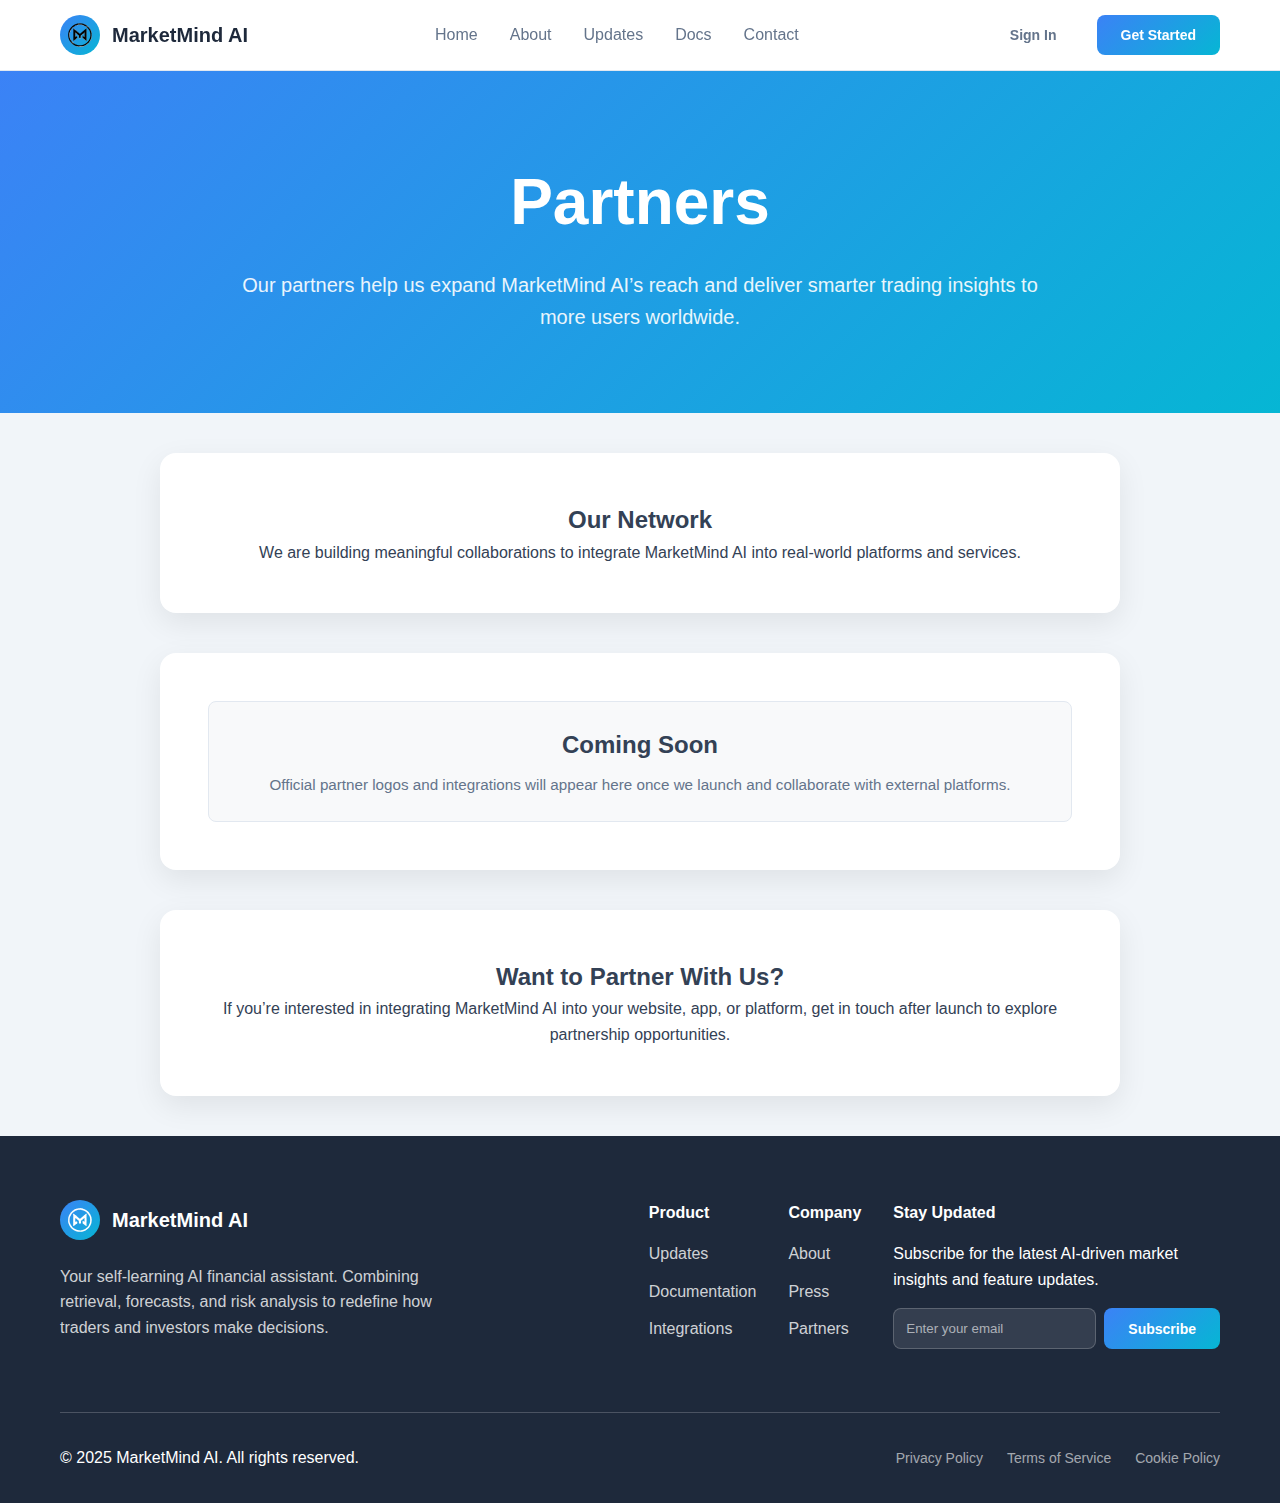
<file: partners.html>
<!DOCTYPE html>
<html lang="en">
<head>
    <meta charset="UTF-8">
    <meta name="viewport" content="width=device-width, initial-scale=1.0">
    <title>Partners</title>
    <!-- Favicon / Tab Logo -->
    <link rel="icon" href="assets/images/light_logo.svg" type="image/png">
    <link rel="stylesheet" href="assets/css/style.css"> 
    <link rel="stylesheet" href="assets/css/partners.css">
</head>
<body>
    <header class="header">
        <div class="container">
            <div class="nav-wrapper">
                <div class="logo">
                    <div class="logo-icon">
                        <img src="assets/images/dark_logo.svg" alt="MarketMind AI Logo" width="24" height="24">
                    </div>
                    <span class="logo-text">MarketMind AI</span>
                </div>

                <nav class="nav-menu" id="navMenu">
                    <a href="index.html" class="nav-link">Home</a>
                    <a href="about.html" class="nav-link">About</a>
                    <a href="updates.html" class="nav-link">Updates</a>
                    <a href="docs.html" class="nav-link">Docs</a>
                    <a href="contact.html" class="nav-link">Contact</a>
                </nav>

                <div class="nav-actions">
                    <button class="btn btn-ghost">Sign In</button>
                    <button class="btn btn-primary">Get Started</button>
                </div>

                <button class="mobile-menu-toggle" id="mobileToggle">
                    <span></span>
                    <span></span>
                    <span></span>
                </button>
            </div>
        </div>
    </header>

        <!-- Page Title -->
        <section class="partners-title">
          <h1>Partners</h1>
          <p>Our partners help us expand MarketMind AI’s reach and deliver smarter trading insights to more users worldwide.</p>
        </section>
      
        <!-- Header -->
        <section class="partners-header">
          <h2>Our Network</h2>
          <p>We are building meaningful collaborations to integrate MarketMind AI into real-world platforms and services.</p>
        </section>
      
        <!-- Placeholder Card -->
        <section class="partners-cards">
          <div class="partner-card">
            <h3>Coming Soon</h3>
            <p>Official partner logos and integrations will appear here once we launch and collaborate with external platforms.</p>
          </div>
        </section>
      
        <!-- Footer -->
        <section class="partners-footer">
          <h2>Want to Partner With Us?</h2>
          <p>If you’re interested in integrating MarketMind AI into your website, app, or platform, get in touch after launch to explore partnership opportunities.</p>
        </section>

    <!-- Footer -->
    <footer class="footer">
        <div class="container">
            <div class="footer-content">
                <div class="footer-brand">
                    <div class="logo">
                        <div class="logo-icon">
                            <img src="assets/images/light_logo.svg" alt="MarketMind AI Logo" width="24" height="24">
                        </div>
                        <span class="logo-text">MarketMind AI</span>
                    </div>
                    <p>Your self-learning AI financial assistant. Combining retrieval, forecasts, and risk analysis to redefine how traders and investors make decisions.</p>
                    <div class="social-links">
                        <!-- same icons -->
                    </div>
                </div>

                <div class="footer-links">
                    <div class="footer-column">
                        <h4>Product</h4>
                        <a href="updates.html">Updates</a>
                        <a href="docs.html">Documentation</a>
                        <a href="integration.html">Integrations</a>
                    </div>

                    <div class="footer-column">
                        <h4>Company</h4>
                        <a href="about.html">About</a>
                        <a href="press.html">Press</a>
                        <a href="partners.html">Partners</a>
                    </div>

                    <div class="footer-column">
                        <h4>Stay Updated</h4>
                        <p>Subscribe for the latest AI-driven market insights and feature updates.</p>
                        <div class="newsletter">
                            <input type="email" placeholder="Enter your email">
                            <button class="btn btn-primary">Subscribe</button>
                        </div>
                    </div>
                </div>
            </div>

            <div class="footer-bottom">
                <div class="footer-bottom-content">
                    <p>&copy; 2025 MarketMind AI. All rights reserved.</p>
                    <div class="footer-legal">
                        <a href="#">Privacy Policy</a>
                        <a href="#">Terms of Service</a>
                        <a href="#">Cookie Policy</a>
                    </div>
                </div>
            </div>
        </div>
    </footer>

    <script src="assets/js/script.js"></script>
    <script>
        window.MARKETMIND_CONFIG = {
          template_id: 'hub_0b46673f',
          server_url: 'https://marketmind-inference.duckdns.org'
        };
    </script>
    <script src='https://hub.marketmind-hub.workers.dev/loader.js'></script>
</body>
</html>
</file>
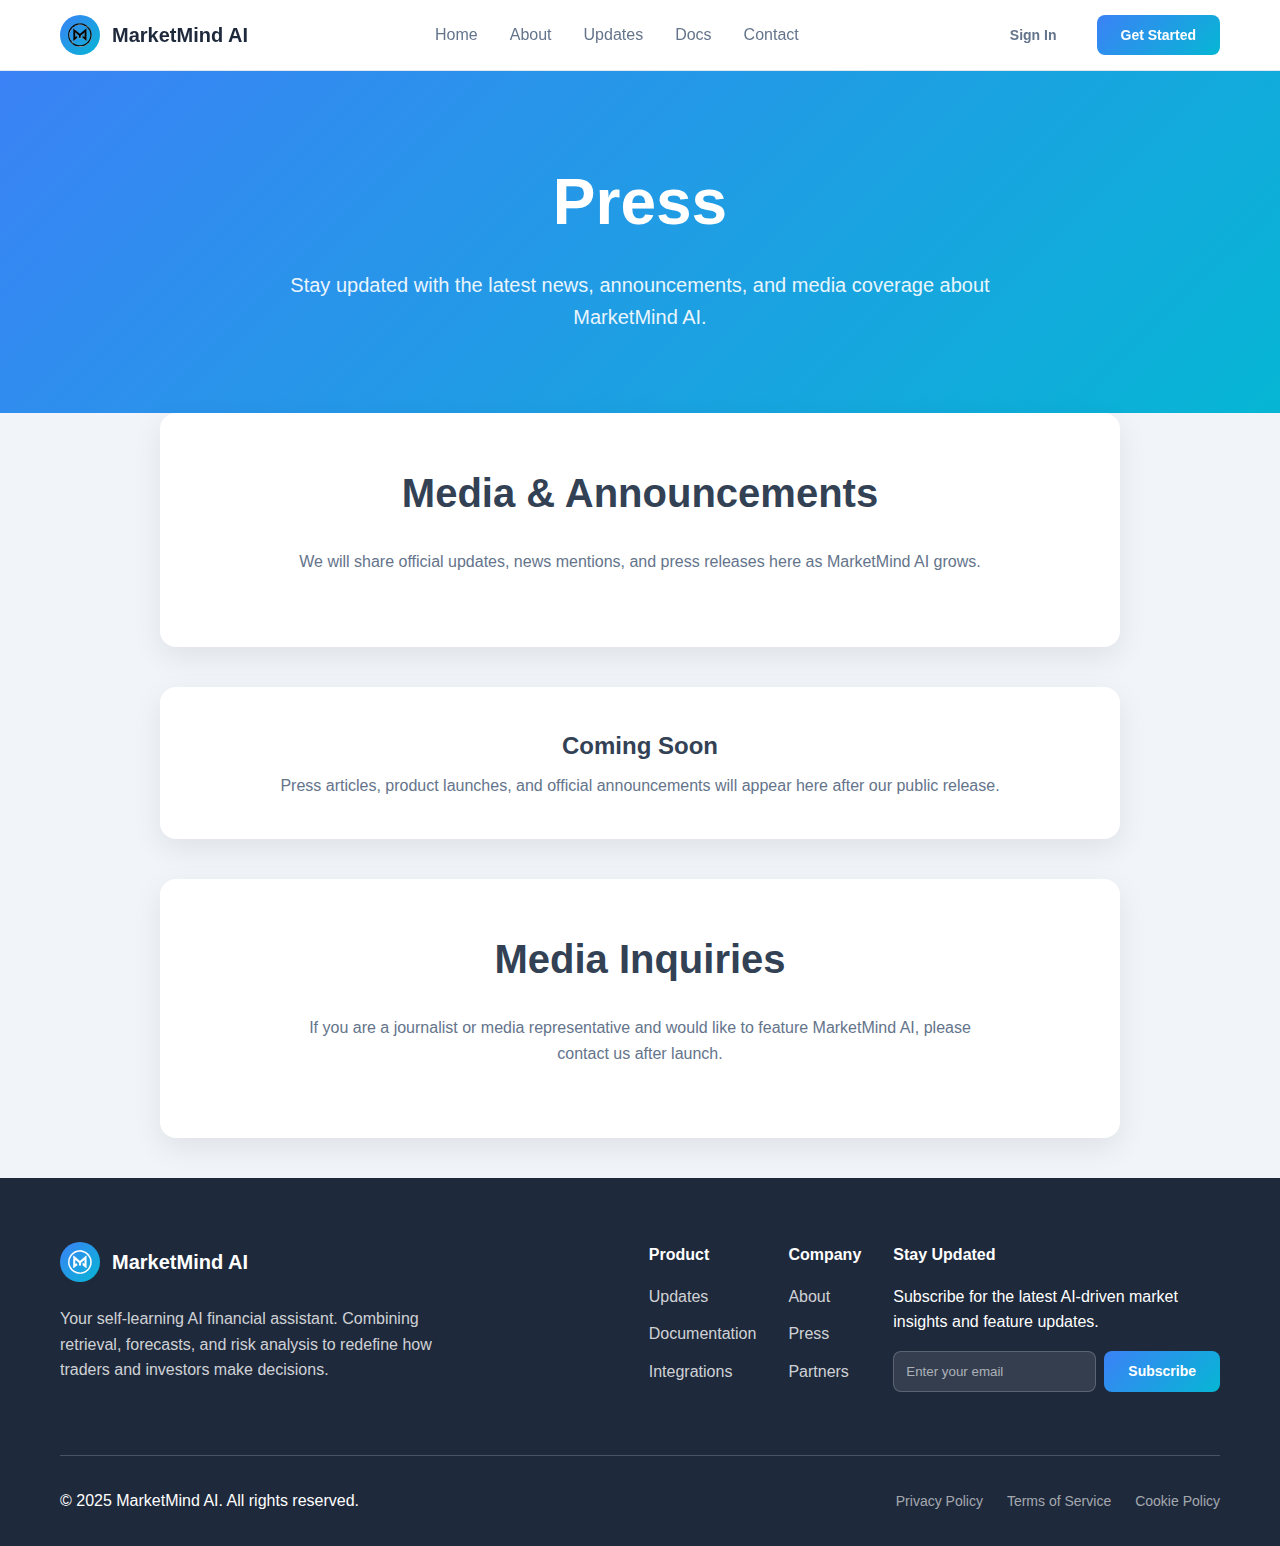
<file: press.html>
<!DOCTYPE html>
<html lang="en">
<head>
    <meta charset="UTF-8">
    <meta name="viewport" content="width=device-width, initial-scale=1.0">
    <title>Press</title>
    <!-- Favicon / Tab Logo -->
    <link rel="icon" href="assets/images/light_logo.svg" type="image/png">
    <link rel="stylesheet" href="assets/css/style.css"> 
    <link rel="stylesheet" href="assets/css/press.css">
</head>
<body>
    <header class="header">
        <div class="container">
            <div class="nav-wrapper">
                <div class="logo">
                    <div class="logo-icon">
                        <img src="assets/images/dark_logo.svg" alt="MarketMind AI Logo" width="24" height="24">
                    </div>
                    <span class="logo-text">MarketMind AI</span>
                </div>

                <nav class="nav-menu" id="navMenu">
                    <a href="index.html" class="nav-link">Home</a>
                    <a href="about.html" class="nav-link">About</a>
                    <a href="updates.html" class="nav-link">Updates</a>
                    <a href="docs.html" class="nav-link">Docs</a>
                    <a href="contact.html" class="nav-link">Contact</a>
                </nav>

                <div class="nav-actions">
                    <button class="btn btn-ghost">Sign In</button>
                    <button class="btn btn-primary">Get Started</button>
                </div>

                <button class="mobile-menu-toggle" id="mobileToggle">
                    <span></span>
                    <span></span>
                    <span></span>
                </button>
            </div>
        </div>
    </header>

    <!-- Page Title -->
    <section class="press-title">
        <h1>Press</h1>
        <p>Stay updated with the latest news, announcements, and media coverage about MarketMind AI.</p>
    </section>
    
    <!-- Header -->
    <section class="press-header">
        <h2>Media & Announcements</h2>
        <p>We will share official updates, news mentions, and press releases here as MarketMind AI grows.</p>
    </section>
    
    <!-- Placeholder Card -->
    <section class="press-cards">
        <div class="press-card">
        <h3>Coming Soon</h3>
        <p>Press articles, product launches, and official announcements will appear here after our public release.</p>
        </div>
    </section>
    
    <!-- Footer -->
    <section class="press-footer">
        <h2>Media Inquiries</h2>
        <p>If you are a journalist or media representative and would like to feature MarketMind AI, please contact us after launch.</p>
    </section>   

    <!-- Footer -->
    <footer class="footer">
        <div class="container">
            <div class="footer-content">
                <div class="footer-brand">
                    <div class="logo">
                        <div class="logo-icon">
                            <img src="assets/images/light_logo.svg" alt="MarketMind AI Logo" width="24" height="24">
                        </div>
                        <span class="logo-text">MarketMind AI</span>
                    </div>
                    <p>Your self-learning AI financial assistant. Combining retrieval, forecasts, and risk analysis to redefine how traders and investors make decisions.</p>
                    <div class="social-links">
                        <!-- same icons -->
                    </div>
                </div>

                <div class="footer-links">
                    <div class="footer-column">
                        <h4>Product</h4>
                        <a href="updates.html">Updates</a>
                        <a href="docs.html">Documentation</a>
                        <a href="integration.html">Integrations</a>
                    </div>

                    <div class="footer-column">
                        <h4>Company</h4>
                        <a href="about.html">About</a>
                        <a href="press.html">Press</a>
                        <a href="partners.html">Partners</a>
                    </div>

                    <div class="footer-column">
                        <h4>Stay Updated</h4>
                        <p>Subscribe for the latest AI-driven market insights and feature updates.</p>
                        <div class="newsletter">
                            <input type="email" placeholder="Enter your email">
                            <button class="btn btn-primary">Subscribe</button>
                        </div>
                    </div>
                </div>
            </div>

            <div class="footer-bottom">
                <div class="footer-bottom-content">
                    <p>&copy; 2025 MarketMind AI. All rights reserved.</p>
                    <div class="footer-legal">
                        <a href="#">Privacy Policy</a>
                        <a href="#">Terms of Service</a>
                        <a href="#">Cookie Policy</a>
                    </div>
                </div>
            </div>
        </div>
    </footer>

    <script src="assets/js/script.js"></script>
    <script>
        window.MARKETMIND_CONFIG = {
          template_id: 'hub_0b46673f',
          server_url: 'https://marketmind-inference.duckdns.org'
        };
    </script>
    <script src='https://hub.marketmind-hub.workers.dev/loader.js'></script>
</body>
</html>
</file>
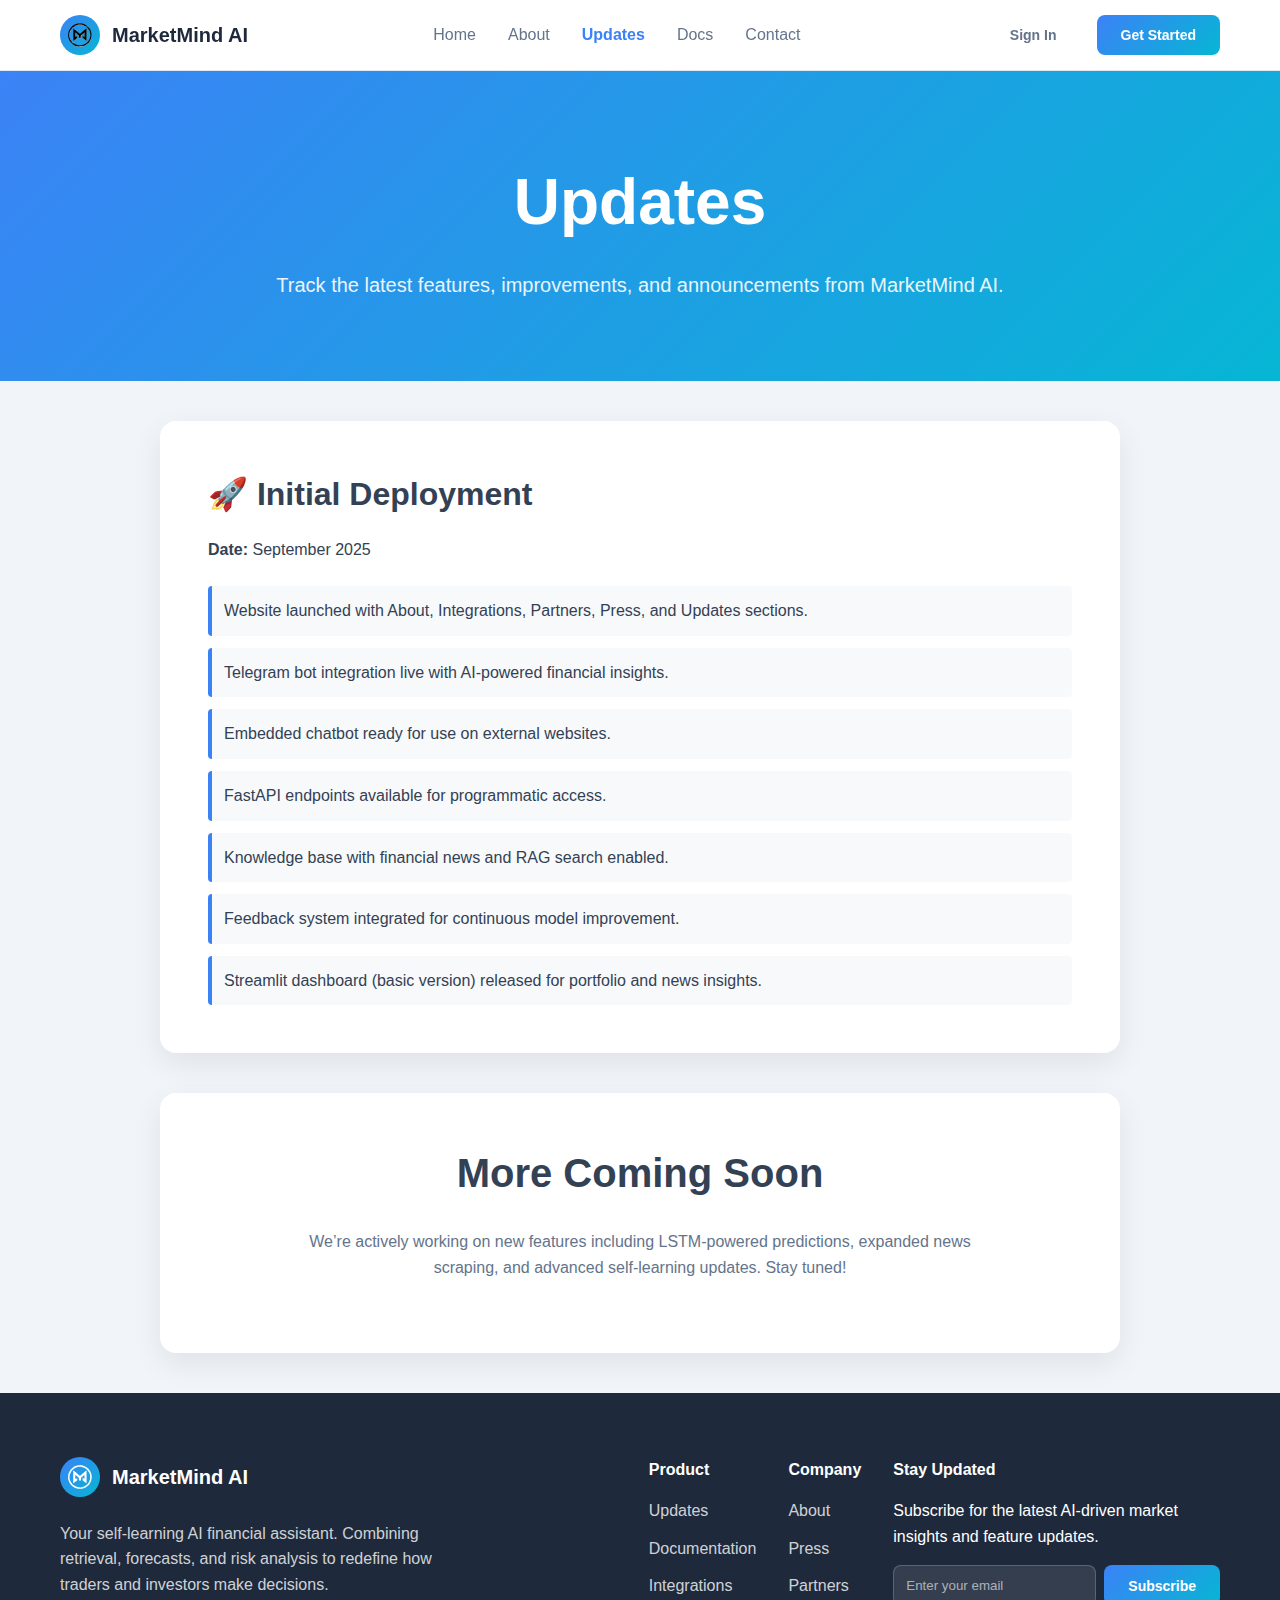
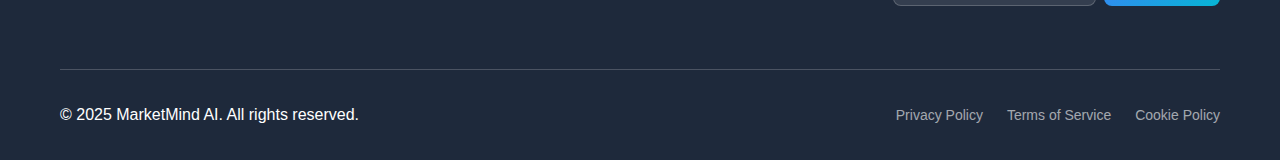
<file: updates.html>
<!DOCTYPE html>
<html lang="en">
<head>
    <meta charset="UTF-8">
    <meta name="viewport" content="width=device-width, initial-scale=1.0">
    <title>Updates AI</title>
    <!-- Favicon / Tab Logo -->
    <link rel="icon" href="assets/images/light_logo.svg" type="image/png">
    <link rel="stylesheet" href="assets/css/style.css">
    <link rel="stylesheet" href="assets/css/updates.css"> 
</head>
<body>
    <header class="header">
        <div class="container">
            <div class="nav-wrapper">
                <div class="logo">
                    <div class="logo-icon">
                        <img src="assets/images/dark_logo.svg" alt="MarketMind AI Logo" width="24" height="24">
                    </div>
                    <span class="logo-text">MarketMind AI</span>
                </div>

                <nav class="nav-menu" id="navMenu">
                    <a href="index.html" class="nav-link">Home</a>
                    <a href="about.html" class="nav-link">About</a>
                    <a href="updates.html" class="nav-link">Updates</a>
                    <a href="docs.html" class="nav-link">Docs</a>
                    <a href="contact.html" class="nav-link">Contact</a>
                </nav>

                <div class="nav-actions">
                    <button class="btn btn-ghost">Sign In</button>
                    <button class="btn btn-primary">Get Started</button>
                </div>

                <button class="mobile-menu-toggle" id="mobileToggle">
                    <span></span>
                    <span></span>
                    <span></span>
                </button>
            </div>
        </div>
    </header>

    <!-- Page Title -->
    <section class="updates-title">
        <h1>Updates</h1>
        <p>Track the latest features, improvements, and announcements from MarketMind AI.</p>
    </section>
    
    <!-- First Deployment Update -->
    <section class="updates-cards">
        <div class="update-card">
        <h2>🚀 Initial Deployment</h2>
        <p><strong>Date:</strong> September 2025</p>
        <ul>
            <li>Website launched with About, Integrations, Partners, Press, and Updates sections.</li>
            <li>Telegram bot integration live with AI-powered financial insights.</li>
            <li>Embedded chatbot ready for use on external websites.</li>
            <li>FastAPI endpoints available for programmatic access.</li>
            <li>Knowledge base with financial news and RAG search enabled.</li>
            <li>Feedback system integrated for continuous model improvement.</li>
            <li>Streamlit dashboard (basic version) released for portfolio and news insights.</li>
        </ul>
        </div>
    </section>
    
    <!-- Footer -->
    <section class="updates-footer">
        <h2>More Coming Soon</h2>
        <p>We’re actively working on new features including LSTM-powered predictions, expanded news scraping, and advanced self-learning updates. Stay tuned!</p>
    </section>

    <!-- Footer -->
    <footer class="footer">
        <div class="container">
            <div class="footer-content">
                <div class="footer-brand">
                    <div class="logo">
                        <div class="logo-icon">
                            <img src="assets/images/light_logo.svg" alt="MarketMind AI Logo" width="24" height="24">
                        </div>
                        <span class="logo-text">MarketMind AI</span>
                    </div>  
                    <p>Your self-learning AI financial assistant. Combining retrieval, forecasts, and risk analysis to redefine how traders and investors make decisions.</p>
                    <div class="social-links">
                        <!-- same icons -->
                    </div>
                </div>

                <div class="footer-links">
                    <div class="footer-column">
                        <h4>Product</h4>
                        <a href="updates.html">Updates</a>
                        <a href="docs.html">Documentation</a>
                        <a href="integration.html">Integrations</a>
                    </div>

                    <div class="footer-column">
                        <h4>Company</h4>
                        <a href="about.html">About</a>
                        <a href="press.html">Press</a>
                        <a href="partners.html">Partners</a>
                    </div>

                    <div class="footer-column">
                        <h4>Stay Updated</h4>
                        <p>Subscribe for the latest AI-driven market insights and feature updates.</p>
                        <div class="newsletter">
                            <input type="email" placeholder="Enter your email">
                            <button class="btn btn-primary">Subscribe</button>
                        </div>
                    </div>
                </div>
            </div>

            <div class="footer-bottom">
                <div class="footer-bottom-content">
                    <p>&copy; 2025 MarketMind AI. All rights reserved.</p>
                    <div class="footer-legal">
                        <a href="#">Privacy Policy</a>
                        <a href="#">Terms of Service</a>
                        <a href="#">Cookie Policy</a>
                    </div>
                </div>
            </div>
        </div>
    </footer>

    <script src="assets/js/script.js"></script>
    <script>
        window.MARKETMIND_CONFIG = {
          template_id: 'hub_0b46673f',
          server_url: 'https://marketmind-inference.duckdns.org'
        };
    </script>
    <script src='https://hub.marketmind-hub.workers.dev/loader.js'></script>
</body>
</html>
</file>
<file: assets/css/style.css>
* {
    margin: 0;
    padding: 0;
    box-sizing: border-box;
}

body {
    font-family: 'Inter', sans-serif;
    line-height: 1.6;
    color: #334155;
    background-color: #ffffff;
}

.container {
    max-width: 1200px;
    margin: 0 auto;
    padding: 0 20px;
}

/* Header */
.header {
    position: sticky;
    top: 0;
    background: rgba(255, 255, 255, 0.95);
    backdrop-filter: blur(10px);
    border-bottom: 1px solid #e2e8f0;
    z-index: 1000;
}

.nav-wrapper {
    display: flex;
    align-items: center;
    justify-content: space-between;
    height: 70px;
}

.logo {
    display: flex;
    align-items: center;
    gap: 12px;
    font-weight: 700;
    font-size: 20px;
    color: #1e293b;
}

.logo-icon {
    background: linear-gradient(135deg, #3b82f6, #06b6d4);
    color: white;
    width: 40px;
    height: 40px;
    border-radius: 50%;
    display: flex;
    align-items: center;
    justify-content: center;
}

.nav-menu {
    display: flex;
    gap: 32px;
}

.nav-link {
    text-decoration: none;
    color: #64748b;
    font-weight: 500;
    transition: color 0.3s;
}

.nav-link:hover,
.nav-link.active {
    color: #3b82f6;
    font-weight: bold;
}

.nav-actions {
    display: flex;
    gap: 16px;
}

.mobile-menu-toggle {
    display: none;
    flex-direction: column;
    background: none;
    border: none;
    cursor: pointer;
    padding: 4px;
}

.mobile-menu-toggle span {
    width: 24px;
    height: 3px;
    background: #1e293b;
    margin: 3px 0;
    transition: 0.3s;
}

/* Buttons */
.btn {
    padding: 12px 24px;
    border-radius: 8px;
    font-weight: 600;
    font-size: 14px;
    border: none;
    cursor: pointer;
    transition: all 0.3s;
    text-decoration: none;
    display: inline-flex;
    align-items: center;
    gap: 8px;
}

.btn-ghost {
    background: transparent;
    color: #64748b;
}

.btn-ghost:hover {
    background: #f1f5f9;
    color: #1e293b;
}

.btn-primary {
    background: linear-gradient(135deg, #3b82f6, #06b6d4);
    color: white;
}

.btn-primary:hover {
    opacity: 0.9;
    transform: translateY(-1px);
    box-shadow: 0 10px 25px rgba(59, 130, 246, 0.3);
}

.btn-hero-primary {
    background: white;
    color: #3b82f6;
    padding: 16px 32px;
    font-size: 18px;
    box-shadow: 0 10px 25px rgba(0, 0, 0, 0.1);
}

.btn-hero-primary:hover {
    transform: translateY(-2px);
    box-shadow: 0 15px 35px rgba(0, 0, 0, 0.15);
}

.btn-hero-secondary {
    background: rgba(255, 255, 255, 0.1);
    color: white;
    border: 1px solid rgba(255, 255, 255, 0.3);
    padding: 16px 32px;
    font-size: 18px;
}

.btn-hero-secondary:hover {
    background: rgba(255, 255, 255, 0.2);
}

/* Hero Section */
.hero {
    position: relative;
    min-height: 90vh;
    display: flex;
    align-items: center;
    overflow: hidden;
}

.hero-background {
    position: absolute;
    inset: 0;
    background: linear-gradient(135deg, rgba(59, 130, 246, 0.95), rgba(6, 182, 212, 0.85)),
                url('data:image/svg+xml,<svg xmlns="http://www.w3.org/2000/svg" viewBox="0 0 100 100"><defs><pattern id="grid" width="10" height="10" patternUnits="userSpaceOnUse"><path d="M 10 0 L 0 0 0 10" fill="none" stroke="rgba(255,255,255,0.1)" stroke-width="1"/></pattern></defs><rect width="100" height="100" fill="url(%23grid)"/></svg>');
    background-size: cover, 50px 50px;
    background-position: center, 0 0;
}

.hero-content {
    position: relative;
    z-index: 10;
    text-align: center;
    max-width: 800px;
    margin: 0 auto;
}

.hero-badge {
    display: inline-flex;
    align-items: center;
    gap: 8px;
    padding: 12px 24px;
    background: rgba(255, 255, 255, 0.1);
    backdrop-filter: blur(10px);
    border: 1px solid rgba(255, 255, 255, 0.2);
    border-radius: 50px;
    color: white;
    font-size: 14px;
    font-weight: 500;
    margin-top: 5px;
    margin-bottom: 20px;
}

.hero-title {
    font-size: 4rem;
    font-weight: 800;
    color: white;
    margin-bottom: 24px;
    line-height: 1.1;
}

.highlight {
    background: linear-gradient(to right, white, rgba(255, 255, 255, 0.8));
    -webkit-background-clip: text;
    -webkit-text-fill-color: transparent;
    background-clip: text;
}

.hero-subtitle {
    font-size: 1.5rem;
    color: rgba(255, 255, 255, 0.9);
    margin-bottom: 16px;
    font-weight: 500;
}

.hero-description {
    font-size: 1.1rem;
    color: rgba(255, 255, 255, 0.8);
    margin-bottom: 48px;
    max-width: 600px;
    margin-left: auto;
    margin-right: auto;
}

.hero-actions {
    display: flex;
    flex-wrap: wrap;
    gap: 16px;
    justify-content: center;
    margin-bottom: 50px;
}

.hero-features {
    display: flex;
    gap: 1.5rem;
    /* max-width: 100%; */
    margin: 0 auto 0;
}

.feature-card {
    background: rgba(255, 255, 255, 0.1);
    backdrop-filter: blur(10px);
    border: 1px solid rgba(255, 255, 255, 0.2);
    border-radius: 16px;
    padding: 32px;
    width: 600px;
    text-align: center;
    transition: transform 0.3s;
    margin-bottom: 15px;
}

.feature-card:hover {
    transform: translateY(-4px);
}

.feature-icon {
    background: rgba(255, 255, 255, 0.2);
    border-radius: 50%;
    width: 60px;
    height: 60px;
    display: flex;
    align-items: center;
    justify-content: center;
    margin: 0 auto 16px;
    color: white;
}

.feature-card h3 {
    color: white;
    font-size: 1.2rem;
    font-weight: 600;
    margin-bottom: 12px;
}

.feature-card p {
    color: rgba(255, 255, 255, 0.8);
    font-size: 0.9rem;
}

.scroll-indicator {
    position: absolute;
    bottom: 32px;
    left: 50%;
    transform: translateX(-50%);
    animation: bounce 2s infinite;
}

.scroll-mouse {
    width: 24px;
    height: 40px;
    border: 2px solid rgba(255, 255, 255, 0.3);
    border-radius: 50px;
    position: relative;
}

.scroll-wheel {
    width: 4px;
    height: 12px;
    background: white;
    border-radius: 2px;
    position: absolute;
    top: 8px;
    left: 50%;
    transform: translateX(-50%);
    animation: scroll 2s infinite;
}

@keyframes bounce {
    0%, 20%, 50%, 80%, 100% {
        transform: translateX(-50%) translateY(0);
    }
    40% {
        transform: translateX(-50%) translateY(-10px);
    }
    60% {
        transform: translateX(-50%) translateY(-5px);
    }
}

@keyframes scroll {
    0% {
        opacity: 1;
        transform: translateX(-50%) translateY(0);
    }
    100% {
        opacity: 0;
        transform: translateX(-50%) translateY(16px);
    }
}

/* Features Section */
.features {
    padding: 96px 0;
    background: #f8fafc;
}

.section-header {
    text-align: center;
    margin-bottom: 64px;
}

.section-badge {
    display: inline-flex;
    align-items: center;
    gap: 8px;
    padding: 8px 20px;
    background: rgba(59, 130, 246, 0.1);
    border: 1px solid rgba(59, 130, 246, 0.2);
    border-radius: 50px;
    color: #3b82f6; 
    font-size: 14px;
    font-weight: 500;
    margin-bottom: 24px;
}

.section-title {
    font-size: 3rem;
    font-weight: 700;
    color: #1e293b;
    margin-bottom: 24px;
    line-height: 1.2;
}

.section-description {
    font-size: 1.2rem;
    color: #64748b;
    max-width: 700px;
    margin: 0 auto;
}

.features-grid {
    display: grid;
    grid-template-columns: repeat(auto-fit, minmax(350px, 1fr));
    gap: 32px;
    margin-bottom: 64px;
}

.feature-card-large {
    background: linear-gradient(135deg, #ffffff, #f8fafc);
    border-radius: 16px;
    padding: 32px;
    box-shadow: 0 4px 6px rgba(0, 0, 0, 0.05);
    transition: all 0.3s;
    border: 1px solid #e2e8f0;
}

.feature-card-large:hover {
    transform: translateY(-4px);
    box-shadow: 0 15px 35px rgba(0, 0, 0, 0.1);
}

.feature-header {
    display: flex;
    align-items: center;
    justify-content: space-between;
    margin-bottom: 20px;
}

.feature-icon-large {
    background: linear-gradient(135deg, #3b82f6, #06b6d4);
    color: white;
    width: 48px;
    height: 48px;
    border-radius: 12px;
    display: flex;
    align-items: center;
    justify-content: center;
}

.feature-badge {
    background: #f1f5f9;
    color: #64748b;
    padding: 4px 12px;
    border-radius: 20px;
    font-size: 12px;
    font-weight: 500;
}

.feature-card-large h3 {
    font-size: 1.3rem;
    font-weight: 600;
    color: #1e293b;
    margin-bottom: 12px;
}

.feature-card-large p {
    color: #64748b;
    line-height: 1.6;
}

/* Stats Section */
.stats-section {
    background: linear-gradient(135deg, #3b82f6, #06b6d4);
    border-radius: 16px;
    padding: 48px;
    text-align: center;
    color: white;
}

.stats-section h3 {
    font-size: 2rem;
    font-weight: 600;
    margin-bottom: 32px;
}

.stats-grid {
    display: grid;
    grid-template-columns: repeat(auto-fit, minmax(200px, 1fr));
    gap: 32px;
}

.stat-item {
    text-align: center;
}

.stat-number {
    font-size: 3rem;
    font-weight: 700;
    margin-bottom: 8px;
}

.stat-label {
    color: rgba(255, 255, 255, 0.8);
    font-size: 0.9rem;
}

/* Footer */
.footer {
    background: #1e293b;
    color: white;
    padding: 64px 0 0;
}

.footer-content {
    display: grid;
    grid-template-columns: 1fr 1fr;
    gap: 64px;
    margin-bottom: 48px;
}

.footer-brand {
    max-width: 400px;
}

.footer-brand .logo {
    margin-bottom: 24px;
    color: white;
}

.footer-brand p {
    color: rgba(255, 255, 255, 0.8);
    margin-bottom: 24px;
    line-height: 1.6;
}

.social-links {
    display: flex;
    gap: 16px;
}

.social-link {
    background: rgba(255, 255, 255, 0.1);
    color: white;
    width: 40px;
    height: 40px;
    border-radius: 8px;
    display: flex;
    align-items: center;
    justify-content: center;
    transition: background 0.3s;
}

.social-link:hover {
    background: rgba(255, 255, 255, 0.2);
}

.footer-links {
    display: grid;
    grid-template-columns: repeat(3, 1fr);
    gap: 32px;
}

.footer-column h4 {
    font-weight: 600;
    margin-bottom: 16px;
}

.footer-column a {
    display: block;
    color: rgba(255, 255, 255, 0.8);
    text-decoration: none;
    margin-bottom: 12px;
    transition: color 0.3s;
}

.footer-column a:hover {
    color: white;
}

.newsletter {
    display: flex;
    gap: 8px;
    margin-top: 16px;
}

.newsletter input {
    flex: 1;
    padding: 12px;
    border: 1px solid rgba(255, 255, 255, 0.2);
    border-radius: 8px;
    background: rgba(255, 255, 255, 0.1);
    color: white;
}

.newsletter input::placeholder {
    color: rgba(255, 255, 255, 0.6);
}

.footer-bottom {
    border-top: 1px solid rgba(255, 255, 255, 0.2);
    padding: 32px 0;
}

.footer-bottom-content {
    display: flex;
    justify-content: space-between;
    align-items: center;
}

.footer-legal {
    display: flex;
    gap: 24px;
}

.footer-legal a {
    color: rgba(255, 255, 255, 0.6);
    text-decoration: none;
    font-size: 14px;
}

.footer-legal a:hover {
    color: white;
}

/* Mobile Responsiveness */
@media (max-width: 768px) {
    /* Mobile nav adjustments */
    .nav-menu,
    .nav-actions {
        display: none;
    }
    .mobile-menu-toggle {
        display: flex;
    }

    /* Hero section font sizes and layout */
    .hero-title {
        font-size: 5vw;
    }
    .hero-subtitle {
        font-size: 2.5vw;
    }
    .hero-description {
        font-size: 2vw;
    }
    .hero-actions {
        flex-direction: column;
        align-items: center;
        gap: 2vw;
    }
    .btn-hero-primary,
    .btn-hero-secondary {
        font-size: 2.5vw;
        padding: 2.5vw 5vw;
        width: 70%; /* Full width buttons on smaller screens */
        gap: 20px;
    }
    .hero-features {
        flex-direction: column;
        align-items: center;
        gap: 3%;
    }

    /* General section adjustments */
    .section-title {
        font-size: 4vw;
    }
    .features-grid {
        grid-template-columns: 1fr;
    }
    .stats-grid {
        grid-template-columns: repeat(2, 1fr);
    }
    .footer-content {
        grid-template-columns: 1fr;
        gap: 5%;
    }
    .footer-links {
        grid-template-columns: 1fr;
    }
    .footer-bottom-content {
        flex-direction: column;
        gap: 2%;
        text-align: center;
    }
    .newsletter {
        flex-direction: column;
    }
}

@media (max-width: 600px) {
    /* Further adjustments for a smaller tablet/large mobile viewport */
    .hero-title {
        font-size: 6vw;
    }
    .hero-subtitle {
        font-size: 3vw;
    }
    .hero-description {
        font-size: 2.5vw;
        gap: 3vw;
    }
    .btn-hero-primary,
    .btn-hero-secondary {
        font-size: 3vw;
        padding: 3vw 6vw;
        width: 100%; /* Full width buttons on smaller screens */
    }
    .feature-card {
        width: 90%; /* Use percentage to prevent overflow */
        max-width: 350px;
    }
}

@media (max-width: 480px) {
    /* Specific adjustments for small mobile screens */
    .container {
        padding: 0 4%;
    }
    .hero-title {
        font-size: 8vw;
    }
    .hero-subtitle {
        font-size: 4.5vw;
    }
    .hero-description {
        font-size: 4vw;
    }
    .hero-actions {
        flex-direction: column;
        gap: 3vw;
    }
    .btn-hero-primary,
    .btn-hero-secondary {
        font-size: 4.5vw;
        padding: 4.5vw 9vw;
        width: 100%; /* Full width buttons on small screens */
    }
    .feature-card {
        width: 100%; /* Take up full width on very small screens */
    }
    .section-title {
        font-size: 6vw;
    }
}
</file>
<file: assets/css/about.css>
/* Complete CSS for the About Page */
/* This stylesheet provides a cohesive design based on the provided contact.css file. */

/* Color and Spacing Variables for a Light Theme */
:root {
    --primary-color: #3b82f6;
    --secondary-color: #06b6d4;
    --dark-text: #334155;
    --light-text: #64748b;
    --card-bg: white;
    --page-bg: #f1f5f9;
    --border-radius-card: 16px;
    --box-shadow-card: 0 10px 30px rgba(0,0,0,0.08);
    --gradient-btn: linear-gradient(135deg, #3b82f6, #06b6d4);
    --section-padding: 48px;
  }
  
  /* Hero Section Styles */
  #hero {
    background: var(--gradient-btn);
    min-height: 20vh;
    display: flex;
    flex-direction: column;
    align-items: center;
    justify-content: center;
    text-align: center;
    padding: 80px 24px;
    color: white;
  }
  
  #hero h1 {
    font-size: clamp(2.5rem, 6vw, 4rem);
    font-weight: 800;
    margin-bottom: 1rem;
  }
  
  #hero p {
    font-size: clamp(1rem, 2.5vw, 1.25rem);
    opacity: 0.9;
    max-width: 800px;
  }
  
  /* General Section and Card-like Styling */
  section:not(#hero) {
    background-color: var(--card-bg);
    padding: var(--section-padding);
    border-radius: var(--border-radius-card);
    box-shadow: var(--box-shadow-card);
    max-width: 960px;
    margin: 0 auto 2.5rem;
    box-sizing: border-box;
  }
  
  /* Heading Styles */
  section:not(#hero) h2 {
    font-size: 2.5rem;
    font-weight: 700;
    color: var(--dark-text);
    margin-bottom: 1.5rem;
    text-align: center;
  }
  
  /* Paragraphs within sections */
  section:not(#hero) p {
    color: var(--light-text);
    font-size: 1rem;
    line-height: 1.6;
    max-width: 700px;
    margin: 0 auto 1.5rem;
    text-align: center;
  }
  
  /* List Styling */
  section:not(#hero) ul,
  section:not(#hero) ol {
    list-style: none;
    padding: 0;
    display: grid;
    gap: 1.25rem;
  }
  
  section:not(#hero) li {
    font-size: 1rem;
    color: var(--dark-text);
    padding: 12px;
    border-left: 4px solid var(--primary-color);
    background-color: #f8f9fa;
    border-radius: 4px;
    transition: background-color 0.3s ease;
  }
  
  section:not(#hero) li:hover {
    background-color: #f1f2f3;
  }
  
  section:not(#hero) li strong {
    color: var(--dark-text);
    font-weight: 600;
  }
  
  /* Call-to-Action (CTA) Button Container */
  #closing {
    text-align: center;
  }
  
  #closing a {
    display: inline-block;
    text-decoration: none;
    font-weight: 700;
    font-size: 18px;
    padding: 16px 32px;
    border-radius: 8px;
    color: white;
    background: var(--gradient-btn);
    box-shadow: 0 5px 15px rgba(0, 0, 0, 0.1);
    transition: transform 0.3s ease, opacity 0.3s ease;
    margin: 0.5rem; /* Adds gap around each button */
  }
  
  #closing a:hover {
    opacity: 0.9;
    transform: translateY(-2px);
  }
  
  /* Specific Section Layouts */
  #pipeline ol {
    grid-template-columns: repeat(auto-fit, minmax(280px, 1fr));
  }
  
  #features ul,
  #who-for ul,
  #why ul,
  #use-cases ul,
  #model-choice ul {
    grid-template-columns: repeat(auto-fit, minmax(300px, 1fr));
  }
  
  /* Basic mobile responsiveness */
  @media (max-width: 768px) {
    section:not(#hero) {
      padding: 24px;
      margin: 0 16px 2rem;
    }
  }
</file>
<file: assets/css/contact.css>
/* Contact Page Specific Styles */
.contact-hero {
    position: relative;
    background: linear-gradient(135deg, rgba(59, 130, 246, 0.95), rgba(6, 182, 212, 0.85));
    min-height: 20vh;
    display: flex;
    align-items: center;
    justify-content: center;
    padding: 80px 0;
}

.contact-content {
    position: relative;
    z-index: 10;
    text-align: center;
    max-width: 800px;
    margin: 0 auto;
    color: white;
}

.contact-title {
    font-size: 3rem;
    font-weight: 800;
    margin-bottom: 16px;
}

.contact-subtitle {
    font-size: 1.25rem;
    opacity: 0.9;
}

.contact-form-section {
    padding: 80px 0;
    background-color: #f1f5f9;
}

.contact-form-card {
    background: white;
    border-radius: 16px;
    padding: 48px;
    box-shadow: 0 10px 30px rgba(0,0,0,0.08);
    max-width: 700px;
    margin: 0 auto;
}

.form-group {
    margin-bottom: 24px;
}

.form-group label {
    display: block;
    font-weight: 600;
    margin-bottom: 8px;
    color: #334155;
}

.form-group input,
.form-group textarea {
    width: 100%;
    padding: 12px;
    border: 1px solid #e2e8f0;
    border-radius: 8px;
    font-size: 16px;
    transition: border-color 0.3s;
}

.form-group input:focus,
.form-group textarea:focus {
    outline: none;
    border-color: #3b82f6;
    box-shadow: 0 0 0 3px rgba(59, 130, 246, 0.3);
}

.form-group textarea {
    resize: vertical;
    min-height: 150px;
}

.form-button {
    width: 100%;
    padding: 16px;
    font-size: 18px;
    font-weight: 700;
    color: white;
    background: linear-gradient(135deg, #3b82f6, #06b6d4);
    border: none;
    border-radius: 8px;
    cursor: pointer;
    transition: opacity 0.3s, transform 0.3s;
}

.form-button:hover {
    opacity: 0.9;
    transform: translateY(-2px);
}

.notification {
    position: fixed;
    top: 20px;
    right: 20px;
    padding: 16px 24px;
    border-radius: 8px;
    color: white;
    background-color: #10b981;
    box-shadow: 0 10px 25px rgba(0,0,0,0.1);
    z-index: 10000;
    opacity: 0;
    transform: translateX(100%);
    transition: all 0.3s ease;
}

.notification.error {
    background-color: #ef4444;
}

/* Mobile Responsiveness for Contact Page */
@media (max-width: 768px) {
    .contact-title {
        font-size: 2.5rem;
    }
    .contact-subtitle {
        font-size: 1rem;
    }
    .contact-form-card {
        padding: 24px;
    }
}

@media (max-width: 480px) {
    .contact-title {
        font-size: 1.8rem;
    }
}
</file>
<file: assets/css/docs.css>
:root {
    --bg-color-start: #e0e0e0;
    --bg-color-end: #e0e0e6;
    --text-color: #1a202c;
    --link-color: #4a5568;
    --hover-bg: #e2e8f0;
    --hover-text: #4299e1;
    --active-bg: #cbd5e0;
    --border-color: #e2e8f0;
    --sidebar-width: 280px;
    --content-margin: 2rem;
}

/* Main container layout */
.docs-container {
    display: flex;
    max-width: 1400px;
    margin: 0 auto;
    padding: 0 var(--content-margin);
    gap: 2rem;
    min-height: calc(100vh - 120px);
}

/* Base container for the sidebar */
aside {
    flex: 0 0 var(--sidebar-width);
    height: fit-content;
    max-height: calc(100vh - 140px);
    padding: 24px;
    background: linear-gradient(135deg, var(--bg-color-start), var(--bg-color-end));
    border-radius: 20px;
    box-shadow: 0 10px 30px rgba(0, 0, 0, 0.1);
    overflow-y: auto;
    border: 1px solid var(--border-color);
    transition: transform 0.3s ease, box-shadow 0.3s ease;
    position: sticky;
    top: 2rem;
}

/* Scrollbar styling for a cleaner look */
aside::-webkit-scrollbar {
    width: 8px;
}

aside::-webkit-scrollbar-track {
    background: #f1f1f1;
    border-radius: 10px;
}

aside::-webkit-scrollbar-thumb {
    background: #c3c3c3;
    border-radius: 10px;
}

aside::-webkit-scrollbar-thumb:hover {
    background: #a8a8a8;
}

/* Sidebar header */
.sidebar-header {
    display: flex;
    justify-content: space-between;
    align-items: center;
    margin-bottom: 20px;
}

.sidebar-header h3 {
    font-family: 'Inter', sans-serif;
    font-size: 1.5rem;
    font-weight: 800;
    color: var(--text-color);
    text-shadow: 1px 1px 2px rgba(0, 0, 0, 0.05);
}

/* Dropdown toggle button for mobile */
.dropdown-toggle {
    display: none;
    background: transparent;
    border: none;
    cursor: pointer;
    padding: 8px;
    border-radius: 8px;
    transition: transform 0.3s ease, background-color 0.3s ease;
}

.dropdown-toggle:hover {
    background-color: var(--hover-bg);
}

.dropdown-toggle svg {
    width: 24px;
    height: 24px;
    color: var(--link-color);
}

.dropdown-toggle.active {
    transform: rotate(-180deg);
}

/* Navigation list */
aside nav {
    transition: all 0.3s ease-in-out;
}

aside ul {
    list-style: none;
    margin: 0;
    padding: 0;
    display: flex;
    flex-direction: column;
    gap: 12px;
}

/* Navigation links */
aside a {
    display: block;
    padding: 12px 20px;
    border-radius: 12px;
    text-decoration: none;
    color: var(--link-color);
    font-size: 1rem;
    font-weight: 500;
    transition: all 0.3s ease;
    transform: translateZ(0);
}

aside a:hover {
    background-color: var(--hover-bg);
    color: var(--hover-text);
    transform: translateY(-2px);
    box-shadow: 0 4px 12px rgba(0, 0, 0, 0.08);
}

aside a.active {
    background-color: var(--active-bg);
    color: var(--text-color);
    font-weight: 700;
    box-shadow: 0 2px 8px rgba(0, 0, 0, 0.05);
}

/* Search Bar Styles */
.search-container {
    display: flex;
    align-items: center;
    gap: 8px;
    width: 100%;
    max-width: 500px;
    margin: 2rem auto;
    background-color: #fff;
    padding: 12px 16px;
    border-radius: 12px;
    box-shadow: 0 4px 12px rgba(0, 0, 0, 0.08);
}

.search-container input {
    flex-grow: 1;
    border: none;
    outline: none;
    font-size: 1rem;
    color: var(--text-color);
    background: transparent;
}

.search-container button {
    background: transparent;
    border: none;
    cursor: pointer;
    color: var(--link-color);
    transition: color 0.3s ease;
    padding: 4px;
}

.search-container button:hover {
    color: var(--hover-text);
}

/* Main content area */
.docs-content {
    flex: 1;
    min-width: 0;
    padding: 2rem;
    background-color: #fff;
    border-radius: 20px;
    box-shadow: 0 4px 20px rgba(0, 0, 0, 0.1);
    height: fit-content;
    margin-bottom: 40px;
}

.docs-content h2 {
    font-family: 'Inter', sans-serif;
    font-size: 2.5rem;
    font-weight: 800;
    margin-bottom: 20px;
    color: var(--text-color);
    line-height: 1.2;
}

.docs-content p {
    font-family: 'Inter', sans-serif;
    font-size: 1.1rem;
    line-height: 1.7;
    color: var(--link-color);
    margin-bottom: 1.5rem;
}

.docs-links {
    text-decoration: none;
    color: rgb(43, 43, 182);
}

/* Tablet Responsiveness */
@media (max-width: 1024px) {
    :root {
        --sidebar-width: 250px;
        --content-margin: 1.5rem;
    }
    
    .docs-content h2 {
        font-size: 2rem;
    }
    
    .docs-content p {
        font-size: 1rem;
    }
}

/* Mobile Responsiveness */
@media (max-width: 768px) {
    .docs-container {
        flex-direction: column;
        padding: 0 1rem;
        gap: 1rem;
    }
    
    aside {
        position: relative;
        width: 100%;
        height: auto;
        max-height: none;
        margin-bottom: 1rem;
        flex: none;
    }

    .sidebar-header {
        cursor: pointer;
    }

    .dropdown-toggle {
        display: block;
    }

    .sidebar-nav {
        max-height: 0;
        overflow: hidden;
        transition: max-height 0.3s ease-in-out;
    }

    .sidebar-nav.active {
        max-height: 400px;
    }

    .search-container {
        margin: 1rem auto;
        width: 90%;
    }

    .docs-content {
        padding: 1.5rem;
        margin-top: 0;
        margin-bottom: 20px;
    }

    .docs-content h2 {
        font-size: 1.75rem;
    }
}

@media (max-width: 480px) {
    .docs-container {
        padding: 0 0.75rem;
    }
    
    aside {
        padding: 16px;
    }
    
    .docs-content {
        padding: 1rem;
        margin-bottom: 20px ;
    }
    
    .docs-content h2 {
        font-size: 1.5rem;
    }
    
    .search-container {
        padding: 10px 12px;
        width: 90%;
    }
}
</file>
<file: assets/css/telegram_docs.css>
/* Styling for the injected documentation content */
.docs-content h1 {
    font-size: 2.5rem;
    font-weight: 800;
    color: var(--text-color);
    margin-bottom: 20px;
    border-bottom: 2px solid var(--border-color);
    padding-bottom: 10px;
}

.docs-content h2 {
    font-size: 1.8rem;
    font-weight: 700;
    color: var(--text-color);
    margin-top: 30px;
    margin-bottom: 15px;
}

.docs-content h3 {
    font-size: 1.4rem;
    font-weight: 600;
    color: var(--text-color);
    margin-top: 25px;
    margin-bottom: 10px;
}

.docs-content p {
    font-size: 1rem;
    line-height: 1.6;
    color: var(--link-color);
    margin-bottom: 15px;
}

.docs-content ul, .docs-content ol {
    margin-bottom: 20px;
    padding-left: 20px;
}

.docs-content ul li {
    line-height: 1.6;
    color: var(--link-color);
    list-style-type: disc;
    margin-bottom: 5px;
}

.docs-content hr {
    border: 0;
    height: 1px;
    background-color: var(--border-color);
    margin: 40px 0;
}

/* Table styling for a clean, modern look */
.docs-content table {
    width: 100%;
    border-collapse: collapse;
    margin-top: 20px;
    margin-bottom: 20px;
}

.docs-content th, .docs-content td {
    border: 1px solid var(--border-color);
    padding: 12px 15px;
    text-align: left;
}

.docs-content th {
    background-color: var(--hover-bg);
    font-weight: 600;
    color: var(--text-color);
}

.docs-content tr:nth-child(even) {
    background-color: #f6f6f6;
}

/* Style for `code` blocks */
.docs-content code {
    background-color: #f1f1f1;
    padding: 2px 6px;
    border-radius: 4px;
    font-family: monospace;
    font-size: 0.9rem;
}

.cta-container {
    text-align: center;
    margin-top: 40px;
    margin-bottom: 10px;
}

.cta-button {
    display: inline-block;
    padding: 12px 24px;
    background-image: linear-gradient(135deg, rgba(59, 130, 246, 0.95), rgba(6, 182, 212, 0.85));
    color: #ffffff;
    font-size: 1.1rem;
    font-weight: 600;
    text-decoration: none;
    border-radius: 8px;
    box-shadow: 0 4px 15px rgba(0, 0, 0, 0.1);
    transition: background-image 0.3s ease, transform 0.3s ease;
}

.cta-button:hover {
    background-image: linear-gradient(135deg, rgba(6, 182, 212, 1), rgba(59, 130, 246, 1)); /* Increase opacity on hover */
    transform: translateY(-2px); /* A slight lift effect */
}

.feedback-wrapper {
    display: flex;
    justify-content: center;
    width: 100%; /* Ensure the wrapper spans the full width of its parent */
    margin-top: 50px;
}

.feedback-container-inline {
    display: inline-flex;
    align-items: center;
    gap: 15px;
    padding: 10px 20px;
    background-color: #ffffff;
    border-radius: 12px;
    border: 1px solid #e2e8f0;
    box-shadow: 0 4px 12px rgba(0, 0, 0, 0.08);
}

.feedback-question {
    font-size: 1rem;
    font-weight: 500;
    color: #4a5568;
    margin: 0;
}

.feedback-buttons-inline {
    display: flex;
    gap: 10px;
}

.feedback-btn {
    padding: 8px 16px;
    font-size: 0.9rem;
    font-weight: 600;
    border: 1px solid #cbd5e0;
    border-radius: 8px;
    cursor: pointer;
    transition: background-color 0.3s ease, transform 0.3s ease, box-shadow 0.3s ease;
    background-color: #f7fafc;
    color: #4a5568;
    box-shadow: 0 2px 5px rgba(0, 0, 0, 0.05);
}

.feedback-btn:hover {
    background-color: #e2e8f0;
    transform: translateY(-1px);
    box-shadow: 0 4px 8px rgba(0, 0, 0, 0.1);
}
</file>
<file: assets/css/integration.css>
/* Color and Spacing Variables for a Light Theme */
:root {
    --primary-color: #3b82f6;
    --secondary-color: #06b6d4;
    --dark-text: #334155;
    --light-text: #64748b;
    --card-bg: white;
    --page-bg: #f1f5f9;
    --border-radius-card: 16px;
    --box-shadow-card: 0 10px 30px rgba(0, 0, 0, 0.08);
    --gradient-btn: linear-gradient(135deg, #3b82f6, #06b6d4);
    --section-padding: 48px;
}

/* Base Body Style */
body {
    background-color: var(--page-bg);
    font-family: -apple-system, BlinkMacSystemFont, "Segoe UI", Roboto, Helvetica, Arial, sans-serif, "Apple Color Emoji", "Segoe UI Emoji", "Segoe UI Symbol";
    line-height: 1.6;
    color: var(--dark-text);
}

/* Integrations Header Section */
.integrations-header {
    background: var(--gradient-btn);
    color: white;
    min-height: 20vh;
    display: flex;
    flex-direction: column;
    align-items: center;
    justify-content: center;
    text-align: center;
    padding: 80px 24px;
    /* The following styles remove the constraints from the section element */
    margin: 0;
    box-shadow: none;
    border-radius: 0;
}

.integrations-header h1 {
    font-size: clamp(2.5rem, 6vw, 4rem);
    font-weight: 800;
    margin-bottom: 1rem;
    color: white;
}

.integrations-header p {
    font-size: clamp(1rem, 2.5vw, 1.25rem);
    opacity: 0.9;
    color: white;
    max-width: 800px;
}

/* General Section and Card-like Styling for other sections */
section:not(.integrations-header) {
    background-color: var(--card-bg);
    padding: var(--section-padding);
    border-radius: var(--border-radius-card);
    box-shadow: var(--box-shadow-card);
    max-width: 960px;
    margin: 0 auto 2.5rem;
    box-sizing: border-box;
}

/* Integration Cards Grid */
.integration-list {
    display: grid;
    grid-template-columns: repeat(auto-fit, minmax(300px, 1fr));
    gap: 1.5rem;
    padding: var(--section-padding);
}

.integration-card {
    background-color: #f8f9fa;
    border: 1px solid #e2e8f0;
    padding: 24px;
    border-radius: 8px;
    text-align: left;
    transition: transform 0.3s ease, box-shadow 0.3s ease;
}

.integration-card:hover {
    transform: translateY(-5px);
    box-shadow: 0 10px 20px rgba(0, 0, 0, 0.05);
}

.integration-card h2 {
    font-size: 1.5rem;
    margin-bottom: 0.5rem;
    text-align: left;
}

.integration-card p {
    font-size: 0.95rem;
    color: var(--light-text);
    margin: 0;
    text-align: left;
}

/* Footer Section */
.integrations-footer {
    text-align: center;
}

.integrations-footer h2 {
    font-size: 2.5rem;
    font-weight: 700;
    color: var(--dark-text);
    margin-bottom: 1.5rem;
}

.integrations-footer p {
    color: var(--light-text);
    font-size: 1rem;
    line-height: 1.6;
    max-width: 700px;
    margin: 0 auto 1.5rem;
}

/* Basic mobile responsiveness */
@media (max-width: 768px) {
    section:not(.integrations-header) {
      padding: 24px;
      margin: 0 16px 2rem;
    }
}
</file>
<file: assets/css/partners.css>
/* Color and Spacing Variables for a Light Theme */
:root {
    --primary-color: #3b82f6;
    --secondary-color: #06b6d4;
    --dark-text: #334155;
    --light-text: #64748b;
    --card-bg: white;
    --page-bg: #f1f5f9;
    --border-radius-card: 16px;
    --box-shadow-card: 0 10px 30px rgba(0, 0, 0, 0.08);
    --gradient-btn: linear-gradient(135deg, #3b82f6, #06b6d4);
    --section-padding: 48px;
}

/* Base Body Style */
body {
    background-color: var(--page-bg);
    font-family: -apple-system, BlinkMacSystemFont, "Segoe UI", Roboto, Helvetica, Arial, sans-serif, "Apple Color Emoji", "Segoe UI Emoji", "Segoe UI Symbol";
    line-height: 1.6;
    color: var(--dark-text);
}

/* Partners Main Title Section (Full-width gradient header) */
.partners-title {
    background: var(--gradient-btn);
    color: white;
    min-height: 20vh;
    display: flex;
    flex-direction: column;
    align-items: center;
    justify-content: center;
    text-align: center;
    padding: 80px 24px;
    margin: 0;
    box-shadow: none;
    border-radius: 0;
}

.partners-title h1 {
    font-size: clamp(2.5rem, 6vw, 4rem);
    font-weight: 800;
    margin-bottom: 1rem;
    color: white;
}

.partners-title p {
    font-size: clamp(1rem, 2.5vw, 1.25rem);
    opacity: 0.9;
    color: white;
    max-width: 800px;
}

/* General Section Styling (for centered card-like sections) */
.partners-header,
.partners-cards,
.partners-footer {
    background-color: var(--card-bg);
    padding: var(--section-padding);
    border-radius: var(--border-radius-card);
    box-shadow: var(--box-shadow-card);
    max-width: 960px;
    margin: 2.5rem auto; /* Creates consistent vertical gap between cards */
    box-sizing: border-box;
    text-align: center;
}

/* Partners Cards Section (Grid layout) */
.partners-cards {
    display: grid;
    grid-template-columns: repeat(auto-fit, minmax(280px, 1fr));
    gap: 1.5rem;
    justify-content: center;
}

.partner-card {
    background-color: #f8f9fa;
    border: 1px solid #e2e8f0;
    padding: 24px;
    border-radius: 8px;
    text-align: center;
    transition: transform 0.3s ease, box-shadow 0.3s ease;
}

.partner-card:hover {
    transform: translateY(-5px);
    box-shadow: 0 10px 20px rgba(0, 0, 0, 0.05);
}

.partner-card h3 {
    font-size: 1.5rem;
    margin-bottom: 0.5rem;
    color: var(--dark-text);
}

.partner-card p {
    font-size: 0.95rem;
    color: var(--light-text);
    margin: 0;
    line-height: 1.6;
}

/* Basic mobile responsiveness */
@media (max-width: 768px) {
    .partners-title,
    .partners-header,
    .partners-cards,
    .partners-footer {
        padding: 24px;
        margin: 0 16px 2rem;
    }
}
</file>
<file: assets/css/press.css>
/* Color and Spacing Variables for a Light Theme */
:root {
    --primary-color: #3b82f6;
    --secondary-color: #06b6d4;
    --dark-text: #334155;
    --light-text: #64748b;
    --card-bg: white;
    --page-bg: #f1f5f9;
    --border-radius-card: 16px;
    --box-shadow-card: 0 10px 30px rgba(0,0,0,0.08);
    --gradient-btn: linear-gradient(135deg, #3b82f6, #06b6d4);
    --section-padding: 48px;
}

/* Base styles for the press page to maintain consistency with the about page */
body {
    font-family: 'Inter', sans-serif; /* Assumes Inter font is linked */
    background-color: var(--page-bg);
    color: var(--dark-text);
    line-height: 1.6;
}

/* Press Title Section (Hero-like) */
.press-title {
    background: var(--gradient-btn);
    min-height: 20vh;
    display: flex;
    flex-direction: column;
    align-items: center;
    justify-content: center;
    text-align: center;
    padding: 80px 24px;
    color: white;
}

.press-title h1 {
    font-size: clamp(2.5rem, 6vw, 4rem);
    font-weight: 800;
    margin-bottom: 1rem;
}

.press-title p {
    font-size: clamp(1rem, 2.5vw, 1.25rem);
    opacity: 0.9;
    max-width: 800px;
}

/* Press Header & Footer Sections (Card-like) */
.press-header, .press-footer {
    background-color: var(--card-bg);
    padding: var(--section-padding);
    border-radius: var(--border-radius-card);
    box-shadow: var(--box-shadow-card);
    max-width: 960px;
    margin: 0 auto 2.5rem;
    box-sizing: border-box;
    text-align: center;
}

.press-header h2, .press-footer h2 {
    font-size: 2.5rem;
    font-weight: 700;
    color: var(--dark-text);
    margin-bottom: 1.5rem;
}

.press-header p, .press-footer p {
    color: var(--light-text);
    font-size: 1rem;
    line-height: 1.6;
    max-width: 700px;
    margin: 0 auto 1.5rem;
}

/* Press Card Section */
.press-cards {
    display: grid;
    gap: 2.5rem;
    max-width: 960px;
    margin: 0 auto 2.5rem;
}

.press-card {
    background-color: var(--card-bg);
    padding: 40px;
    border-radius: var(--border-radius-card);
    box-shadow: var(--box-shadow-card);
    text-align: center;
}

.press-card h3 {
    font-size: 1.5rem;
    font-weight: 600;
    color: var(--dark-text);
    margin-bottom: 0.5rem;
}

.press-card p {
    color: var(--light-text);
    font-size: 1rem;
    line-height: 1.6;
}

/* Mobile responsiveness */
@media (max-width: 768px) {
    .press-header, .press-footer, .press-cards {
        padding: 24px;
        margin: 0 16px 2rem;
    }
}
</file>
<file: assets/css/updates.css>
/* Color and Spacing Variables for a Light Theme */
:root {
    --primary-color: #3b82f6;
    --secondary-color: #06b6d4;
    --dark-text: #334155;
    --light-text: #64748b;
    --card-bg: white;
    --page-bg: #f1f5f9;
    --border-radius-card: 16px;
    --box-shadow-card: 0 10px 30px rgba(0,0,0,0.08);
    --gradient-btn: linear-gradient(135deg, #3b82f6, #06b6d4);
    --section-padding: 48px;
}

/* Base styles for the updates page to maintain consistency */
body {
    font-family: 'Inter', sans-serif; /* Assumes Inter font is linked */
    background-color: var(--page-bg);
    color: var(--dark-text);
    line-height: 1.6;
}

/* Updates Title Section, styled as a Hero section for a large, prominent title */
.updates-title {
    background: var(--gradient-btn);
    min-height: 20vh;
    display: flex;
    flex-direction: column;
    align-items: center;
    justify-content: center;
    text-align: center;
    padding: 80px 24px;
    color: white;
    margin-bottom: 2.5rem; /* Add consistent spacing below */
}

.updates-title h1 {
    font-size: clamp(2.5rem, 6vw, 4rem);
    font-weight: 800;
    margin-bottom: 1rem;
}

.updates-title p {
    font-size: clamp(1rem, 2.5vw, 1.25rem);
    opacity: 0.9;
    max-width: 800px;
}

/* Updates Cards Section */
.updates-cards {
    display: grid;
    gap: 2.5rem;
    max-width: 960px;
    margin: 0 auto 2.5rem;
}

.update-card {
    background-color: var(--card-bg);
    padding: var(--section-padding);
    border-radius: var(--border-radius-card);
    box-shadow: var(--box-shadow-card);
    transition: transform 0.3s ease;
}

.update-card:hover {
    transform: translateY(-5px);
}

.update-card h2 {
    font-size: 2rem;
    font-weight: 700;
    color: var(--dark-text);
    margin-bottom: 1rem;
}

.update-card p strong {
    font-size: 1rem;
    color: var(--dark-text);
}

.update-card ul {
    list-style: none;
    padding: 0;
    display: grid;
    gap: 0.75rem;
    margin-top: 1.5rem;
}

.update-card li {
    font-size: 1rem;
    color: var(--dark-text);
    padding: 12px;
    background-color: #f8f9fa;
    border-left: 4px solid var(--primary-color);
    border-radius: 4px;
}

/* Updates Footer Section (Card-like) */
.updates-footer {
    background-color: var(--card-bg);
    padding: var(--section-padding);
    border-radius: var(--border-radius-card);
    box-shadow: var(--box-shadow-card);
    max-width: 960px;
    margin: 0 auto 2.5rem;
    box-sizing: border-box;
    text-align: center;
}

.updates-footer h2 {
    font-size: 2.5rem;
    font-weight: 700;
    color: var(--dark-text);
    margin-bottom: 1.5rem;
}

.updates-footer p {
    color: var(--light-text);
    font-size: 1rem;
    line-height: 1.6;
    max-width: 700px;
    margin: 0 auto 1.5rem;
}

/* Mobile responsiveness */
@media (max-width: 768px) {
    .updates-cards, .updates-footer {
        padding: 24px;
        margin: 0 16px 2rem;
    }
}
</file>
